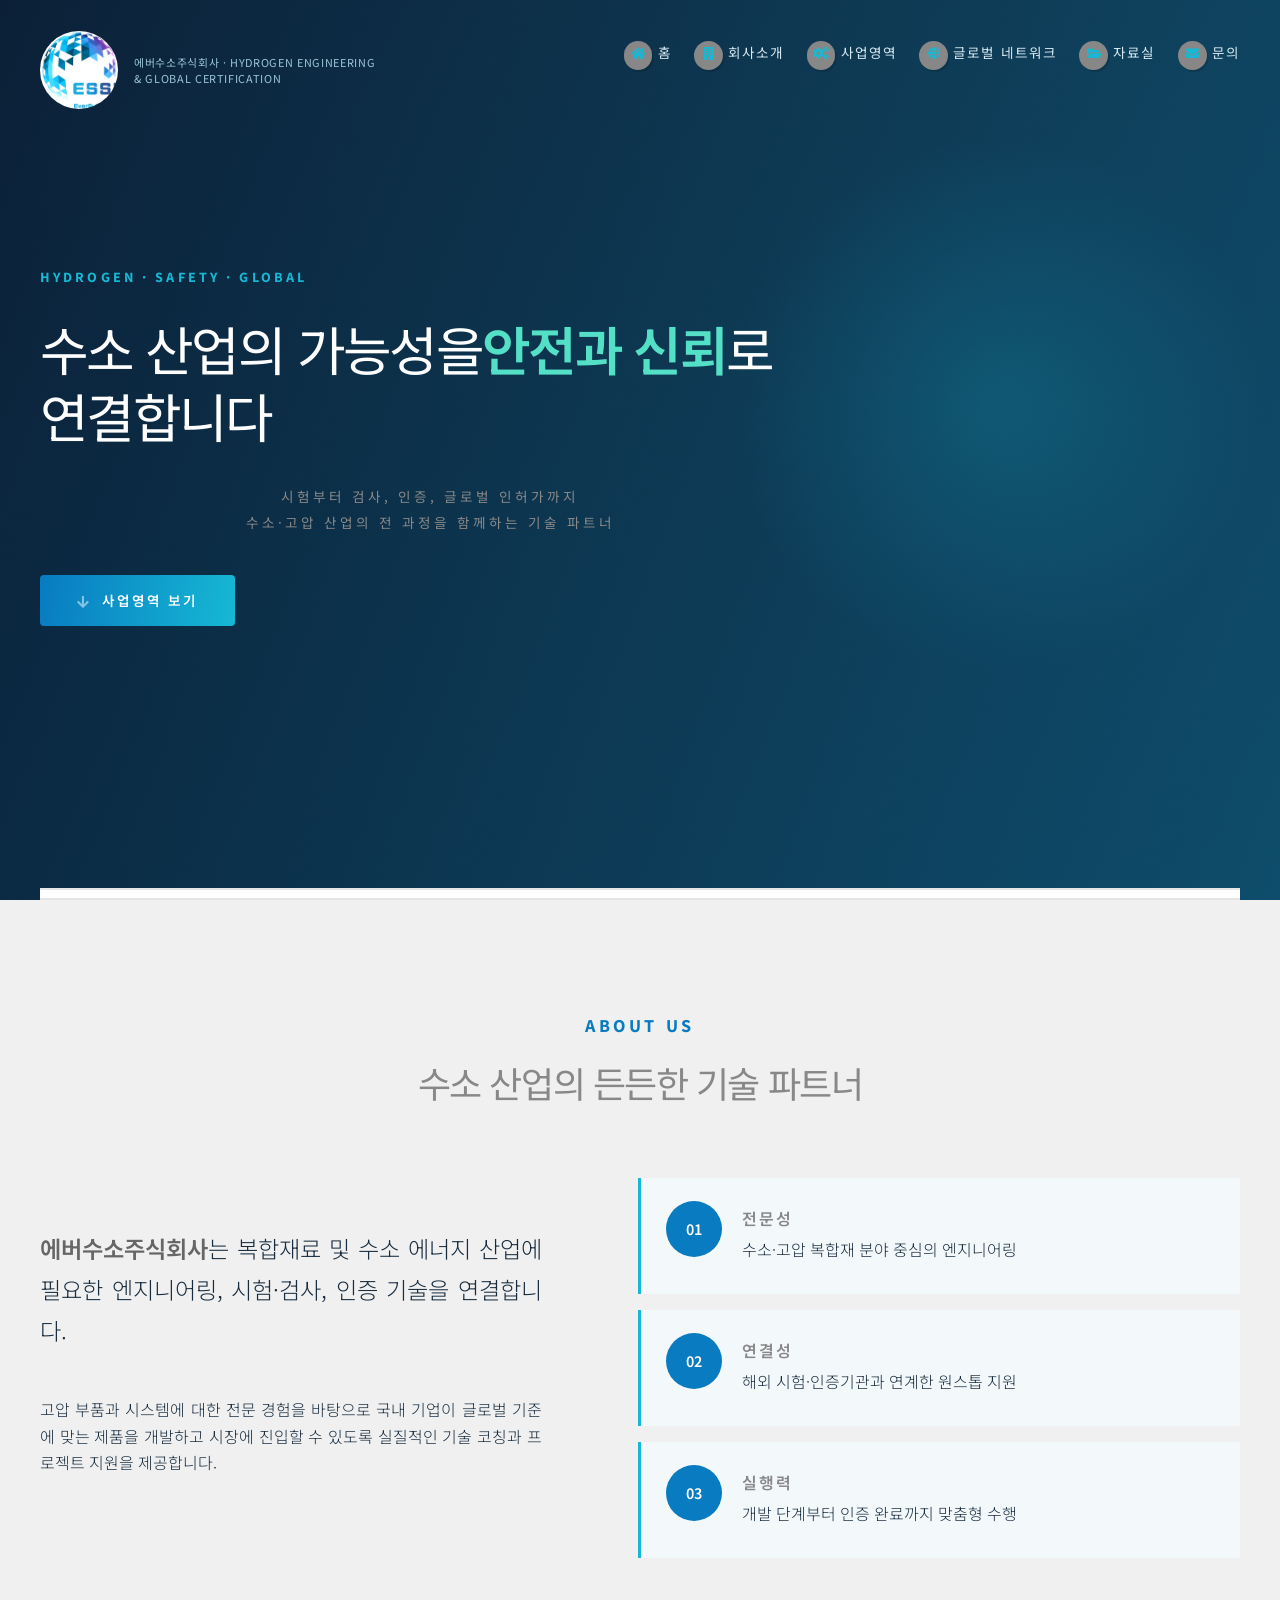
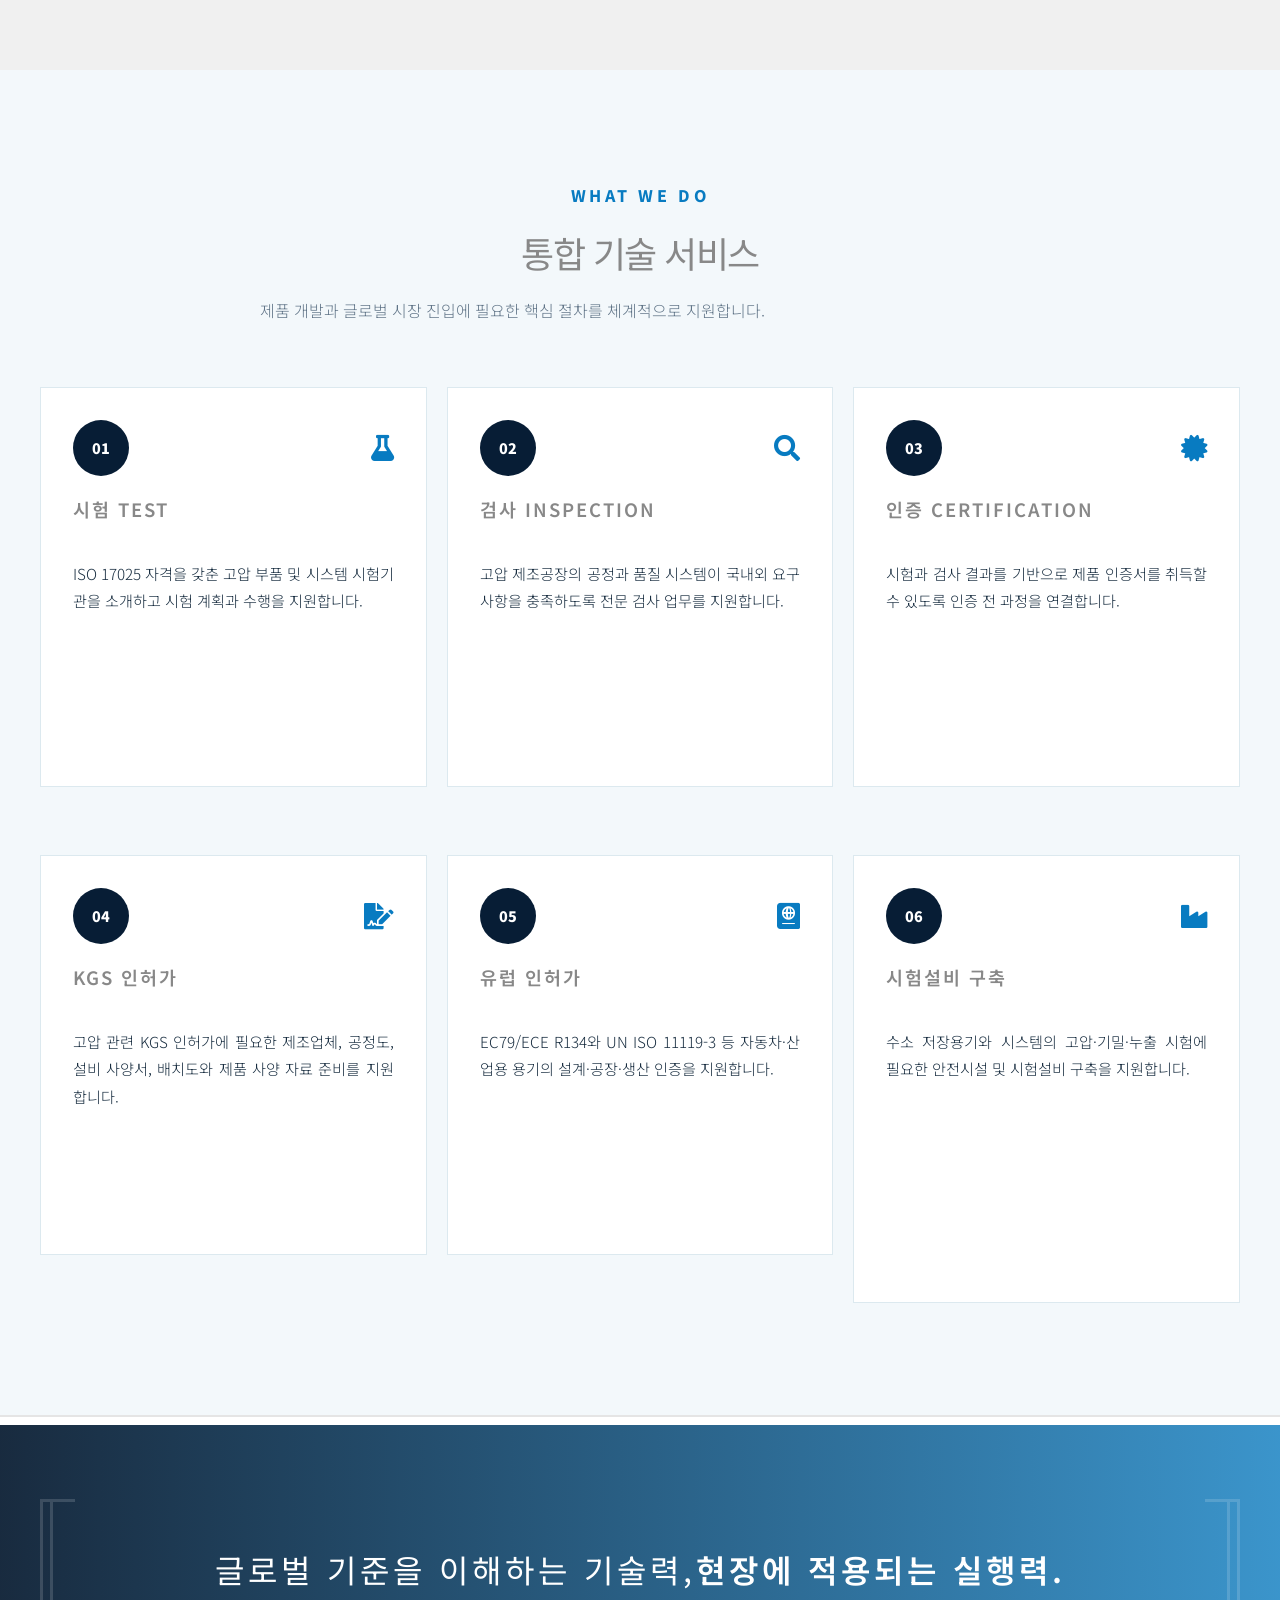
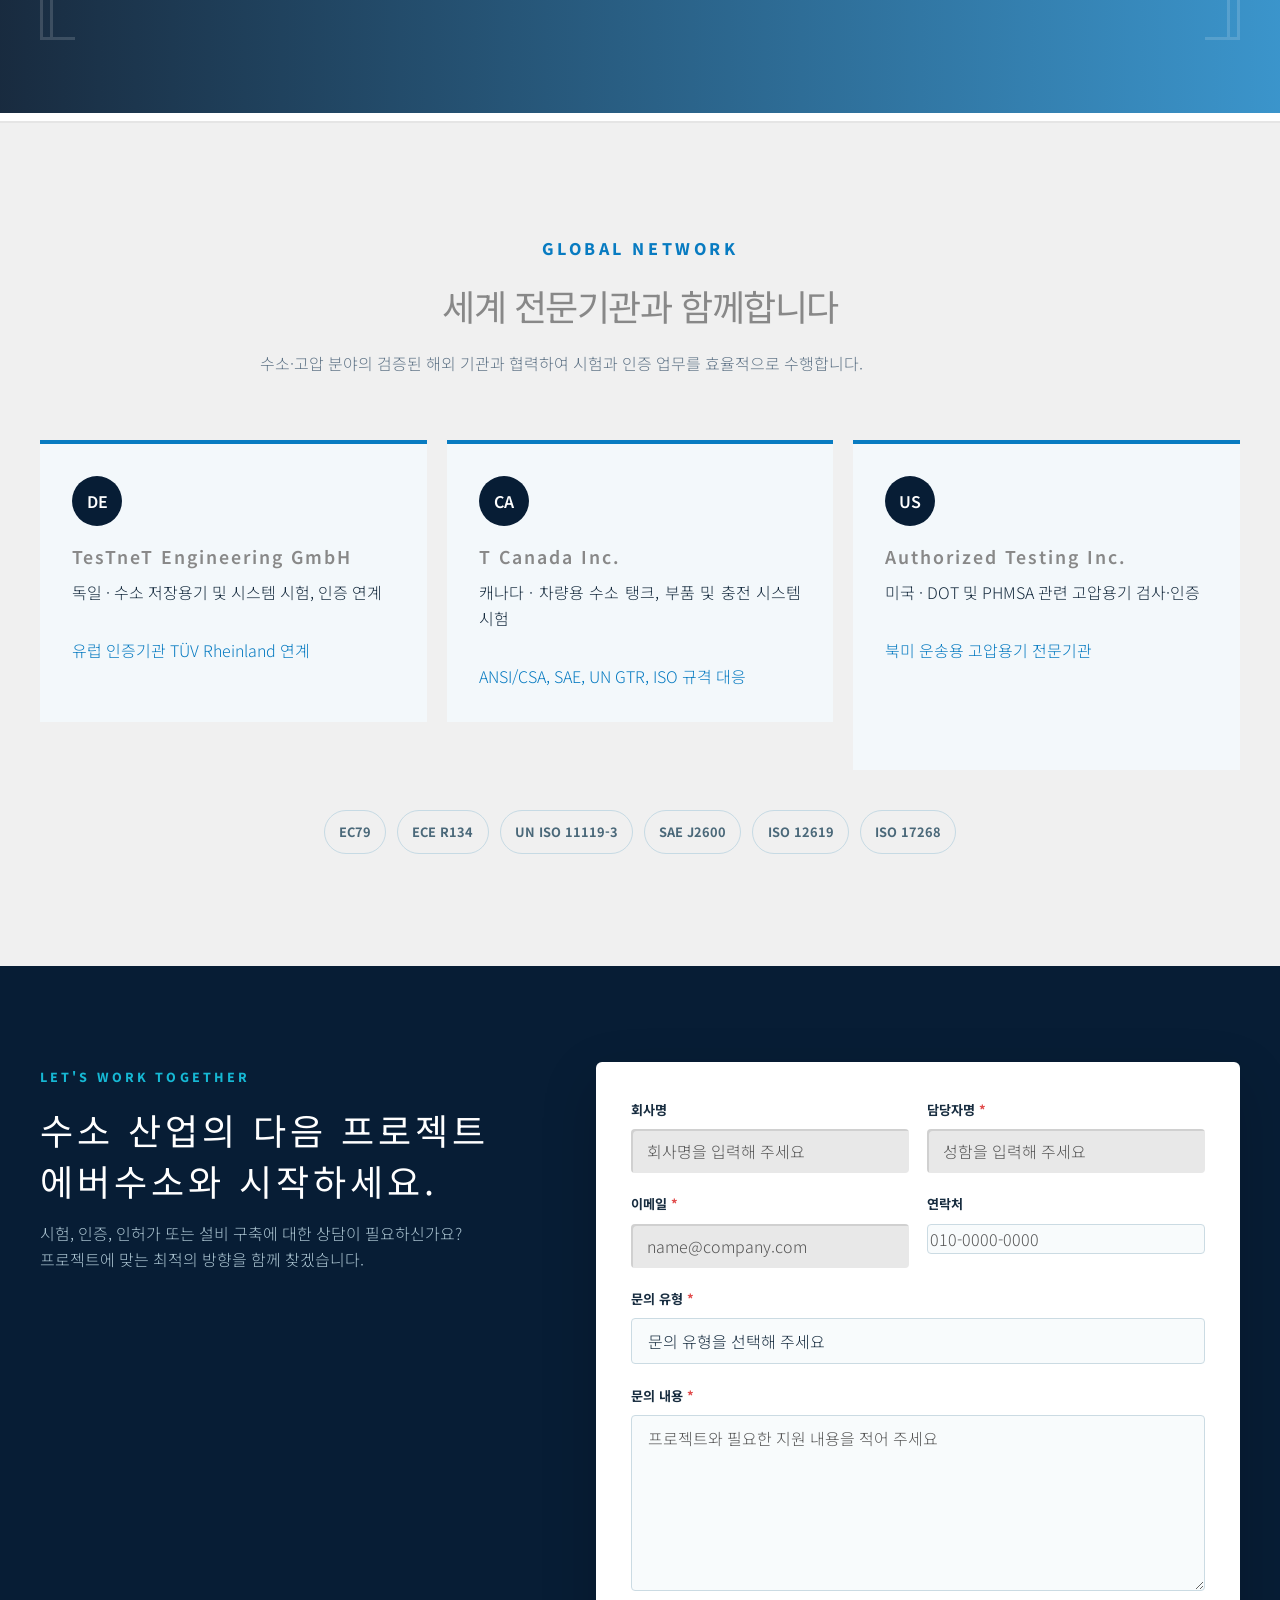
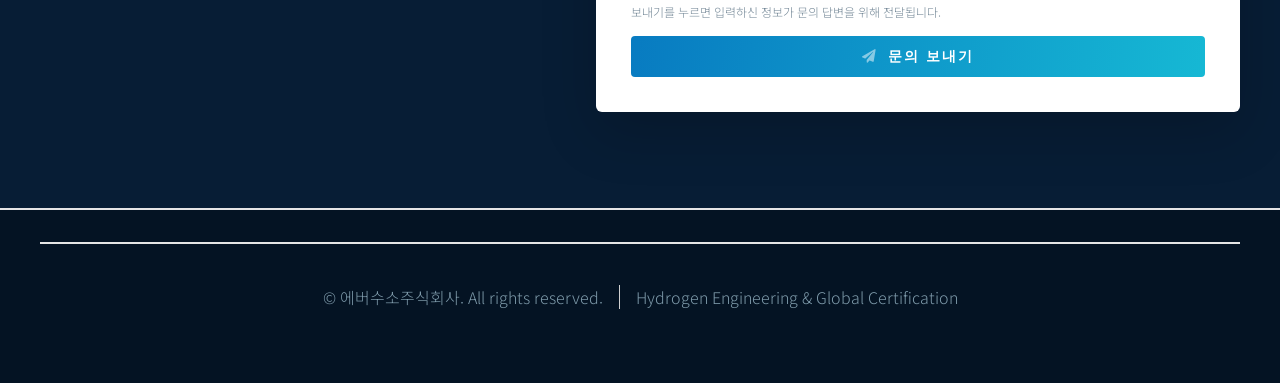
<file: index.html>
<!DOCTYPE HTML>
<html lang="ko">
	<head>
		<title>에버수소주식회사 | 수소 산업 엔지니어링 파트너</title>
		<meta charset="utf-8" />
		<meta name="viewport" content="width=device-width, initial-scale=1, user-scalable=no" />
		<meta name="description" content="에버수소주식회사는 수소 및 고압 복합재 산업의 시험, 검사, 인증과 글로벌 인허가를 지원합니다." />
		<link rel="stylesheet" href="assets/css/main.css" />
		<link rel="stylesheet" href="assets/css/company.css" />
		<link rel="stylesheet" href="assets/css/contact.css" />
		<link rel="stylesheet" href="assets/css/logo.css" />
		<link rel="stylesheet" href="assets/css/alignment.css" />
	</head>
	<body class="homepage is-preload">
		<div id="page-wrapper">
			<section id="header">
				<div class="container">
					<div class="header-bar">
						<h1 id="logo"><a href="#header" aria-label="ESSI 에버수소 홈"><img src="images/essi-logo.jpg" alt="ESSI EverSuso Inc." /></a></h1>
						<p class="company-tagline">에버수소주식회사 · Hydrogen Engineering &amp; Global Certification</p>
						<nav id="nav">
							<ul>
								<li><a class="icon solid fa-home" href="#header"><span>홈</span></a></li>
								<li><a class="icon solid fa-building" href="#about"><span>회사소개</span></a></li>
								<li><a class="icon solid fa-cogs" href="#services"><span>사업영역</span></a></li>
								<li><a class="icon solid fa-globe" href="#partners"><span>글로벌 네트워크</span></a></li>
								<li><a class="icon solid fa-folder-open" href="board.html"><span>자료실</span></a></li>
								<li><a class="icon solid fa-envelope" href="#contact"><span>문의</span></a></li>
							</ul>
						</nav>
					</div>
					<div class="hero-copy">
						<span class="eyebrow">HYDROGEN · SAFETY · GLOBAL</span>
						<h2>수소 산업의 가능성을<br /><strong>안전과 신뢰</strong>로 연결합니다</h2>
						<p>시험부터 검사, 인증, 글로벌 인허가까지<br />수소·고압 산업의 전 과정을 함께하는 기술 파트너</p>
						<ul class="actions"><li><a href="#services" class="button icon solid fa-arrow-down">사업영역 보기</a></li></ul>
					</div>
				</div>
			</section>

			<section id="about" class="company-section">
				<div class="container">
					<header class="section-title"><span>ABOUT US</span><h2>수소 산업의 든든한 기술 파트너</h2></header>
					<div class="about-grid">
						<div><p class="lead"><strong>에버수소주식회사</strong>는 복합재료 및 수소 에너지 산업에 필요한 엔지니어링, 시험·검사, 인증 기술을 연결합니다.</p><p>고압 부품과 시스템에 대한 전문 경험을 바탕으로 국내 기업이 글로벌 기준에 맞는 제품을 개발하고 시장에 진입할 수 있도록 실질적인 기술 코칭과 프로젝트 지원을 제공합니다.</p></div>
						<div class="value-list">
							<div><strong>01</strong><h3>전문성</h3><p>수소·고압 복합재 분야 중심의 엔지니어링</p></div>
							<div><strong>02</strong><h3>연결성</h3><p>해외 시험·인증기관과 연계한 원스톱 지원</p></div>
							<div><strong>03</strong><h3>실행력</h3><p>개발 단계부터 인증 완료까지 맞춤형 수행</p></div>
						</div>
					</div>
				</div>
			</section>

			<section id="services" class="company-section alt">
				<div class="container">
					<header class="section-title"><span>WHAT WE DO</span><h2>통합 기술 서비스</h2><p>제품 개발과 글로벌 시장 진입에 필요한 핵심 절차를 체계적으로 지원합니다.</p></header>
					<div class="service-grid">
						<article><i class="icon solid fa-flask"></i><span>01</span><h3>시험 TEST</h3><p>ISO 17025 자격을 갖춘 고압 부품 및 시스템 시험기관을 소개하고 시험 계획과 수행을 지원합니다.</p></article>
						<article><i class="icon solid fa-search"></i><span>02</span><h3>검사 INSPECTION</h3><p>고압 제조공장의 공정과 품질 시스템이 국내외 요구사항을 충족하도록 전문 검사 업무를 지원합니다.</p></article>
						<article><i class="icon solid fa-certificate"></i><span>03</span><h3>인증 CERTIFICATION</h3><p>시험과 검사 결과를 기반으로 제품 인증서를 취득할 수 있도록 인증 전 과정을 연결합니다.</p></article>
						<article><i class="icon solid fa-file-signature"></i><span>04</span><h3>KGS 인허가</h3><p>고압 관련 KGS 인허가에 필요한 제조업체, 공정도, 설비 사양서, 배치도와 제품 사양 자료 준비를 지원합니다.</p></article>
						<article><i class="icon solid fa-passport"></i><span>05</span><h3>유럽 인허가</h3><p>EC79/ECE R134와 UN ISO 11119-3 등 자동차·산업용 용기의 설계·공장·생산 인증을 지원합니다.</p></article>
						<article><i class="icon solid fa-industry"></i><span>06</span><h3>시험설비 구축</h3><p>수소 저장용기와 시스템의 고압·기밀·누출 시험에 필요한 안전시설 및 시험설비 구축을 지원합니다.</p></article>
					</div>
				</div>
			</section>

			<section id="banner"><div class="container"><p>글로벌 기준을 이해하는 기술력,<br /><strong>현장에 적용되는 실행력.</strong></p></div></section>

			<section id="partners" class="company-section">
				<div class="container">
					<header class="section-title"><span>GLOBAL NETWORK</span><h2>세계 전문기관과 함께합니다</h2><p>수소·고압 분야의 검증된 해외 기관과 협력하여 시험과 인증 업무를 효율적으로 수행합니다.</p></header>
					<div class="partner-grid">
						<article><b>DE</b><h3>TesTneT Engineering GmbH</h3><p>독일 · 수소 저장용기 및 시스템 시험, 인증 연계</p><small>유럽 인증기관 TÜV Rheinland 연계</small></article>
						<article><b>CA</b><h3>T Canada Inc.</h3><p>캐나다 · 차량용 수소 탱크, 부품 및 충전 시스템 시험</p><small>ANSI/CSA, SAE, UN GTR, ISO 규격 대응</small></article>
						<article><b>US</b><h3>Authorized Testing Inc.</h3><p>미국 · DOT 및 PHMSA 관련 고압용기 검사·인증</p><small>북미 운송용 고압용기 전문기관</small></article>
					</div>
					<div class="standards"><span>EC79</span><span>ECE R134</span><span>UN ISO 11119-3</span><span>SAE J2600</span><span>ISO 12619</span><span>ISO 17268</span></div>
				</div>
			</section>

			<section id="contact">
				<div class="container contact-box">
					<div class="contact-copy"><span class="eyebrow">LET'S WORK TOGETHER</span><h2>수소 산업의 다음 프로젝트<br />에버수소와 시작하세요.</h2><p>시험, 인증, 인허가 또는 설비 구축에 대한 상담이 필요하신가요?<br />프로젝트에 맞는 최적의 방향을 함께 찾겠습니다.</p></div>
					<form class="contact-form" action="https://formspree.io/f/xdendnne" method="POST">
						<input type="hidden" name="_subject" value="에버수소 홈페이지 신규 문의" />
						<div class="form-grid">
							<div class="field"><label for="contact-company">회사명</label><input id="contact-company" type="text" name="company" autocomplete="organization" placeholder="회사명을 입력해 주세요" /></div>
							<div class="field"><label for="contact-name">담당자명 <span>*</span></label><input id="contact-name" type="text" name="name" autocomplete="name" placeholder="성함을 입력해 주세요" required /></div>
							<div class="field"><label for="contact-email">이메일 <span>*</span></label><input id="contact-email" type="email" name="email" autocomplete="email" placeholder="name@company.com" required /></div>
							<div class="field"><label for="contact-phone">연락처</label><input id="contact-phone" type="tel" name="phone" autocomplete="tel" placeholder="010-0000-0000" /></div>
							<div class="field full"><label for="contact-topic">문의 유형 <span>*</span></label><select id="contact-topic" name="topic" required><option value="" selected disabled>문의 유형을 선택해 주세요</option><option>시험·검사</option><option>인증</option><option>KGS 인허가</option><option>유럽·해외 인허가</option><option>시험설비 구축</option><option>기타</option></select></div>
							<div class="field full"><label for="contact-message">문의 내용 <span>*</span></label><textarea id="contact-message" name="message" rows="6" placeholder="프로젝트와 필요한 지원 내용을 적어 주세요" required></textarea></div>
						</div>
						<input type="text" name="_gotcha" class="form-trap" tabindex="-1" autocomplete="off" aria-hidden="true" />
						<p class="form-note">보내기를 누르면 입력하신 정보가 문의 답변을 위해 전달됩니다.</p>
						<button type="submit" class="button icon solid fa-paper-plane">문의 보내기</button>
					</form>
				</div>
			</section>

			<section id="footer"><div id="copyright" class="container"><ul class="links"><li>&copy; 에버수소주식회사. All rights reserved.</li><li>Hydrogen Engineering &amp; Global Certification</li></ul></div></section>
		</div>
		<script src="assets/js/jquery.min.js"></script><script src="assets/js/jquery.dropotron.min.js"></script><script src="assets/js/browser.min.js"></script><script src="assets/js/breakpoints.min.js"></script><script src="assets/js/util.js"></script><script src="assets/js/main.js"></script>
	</body>
</html>
</file>
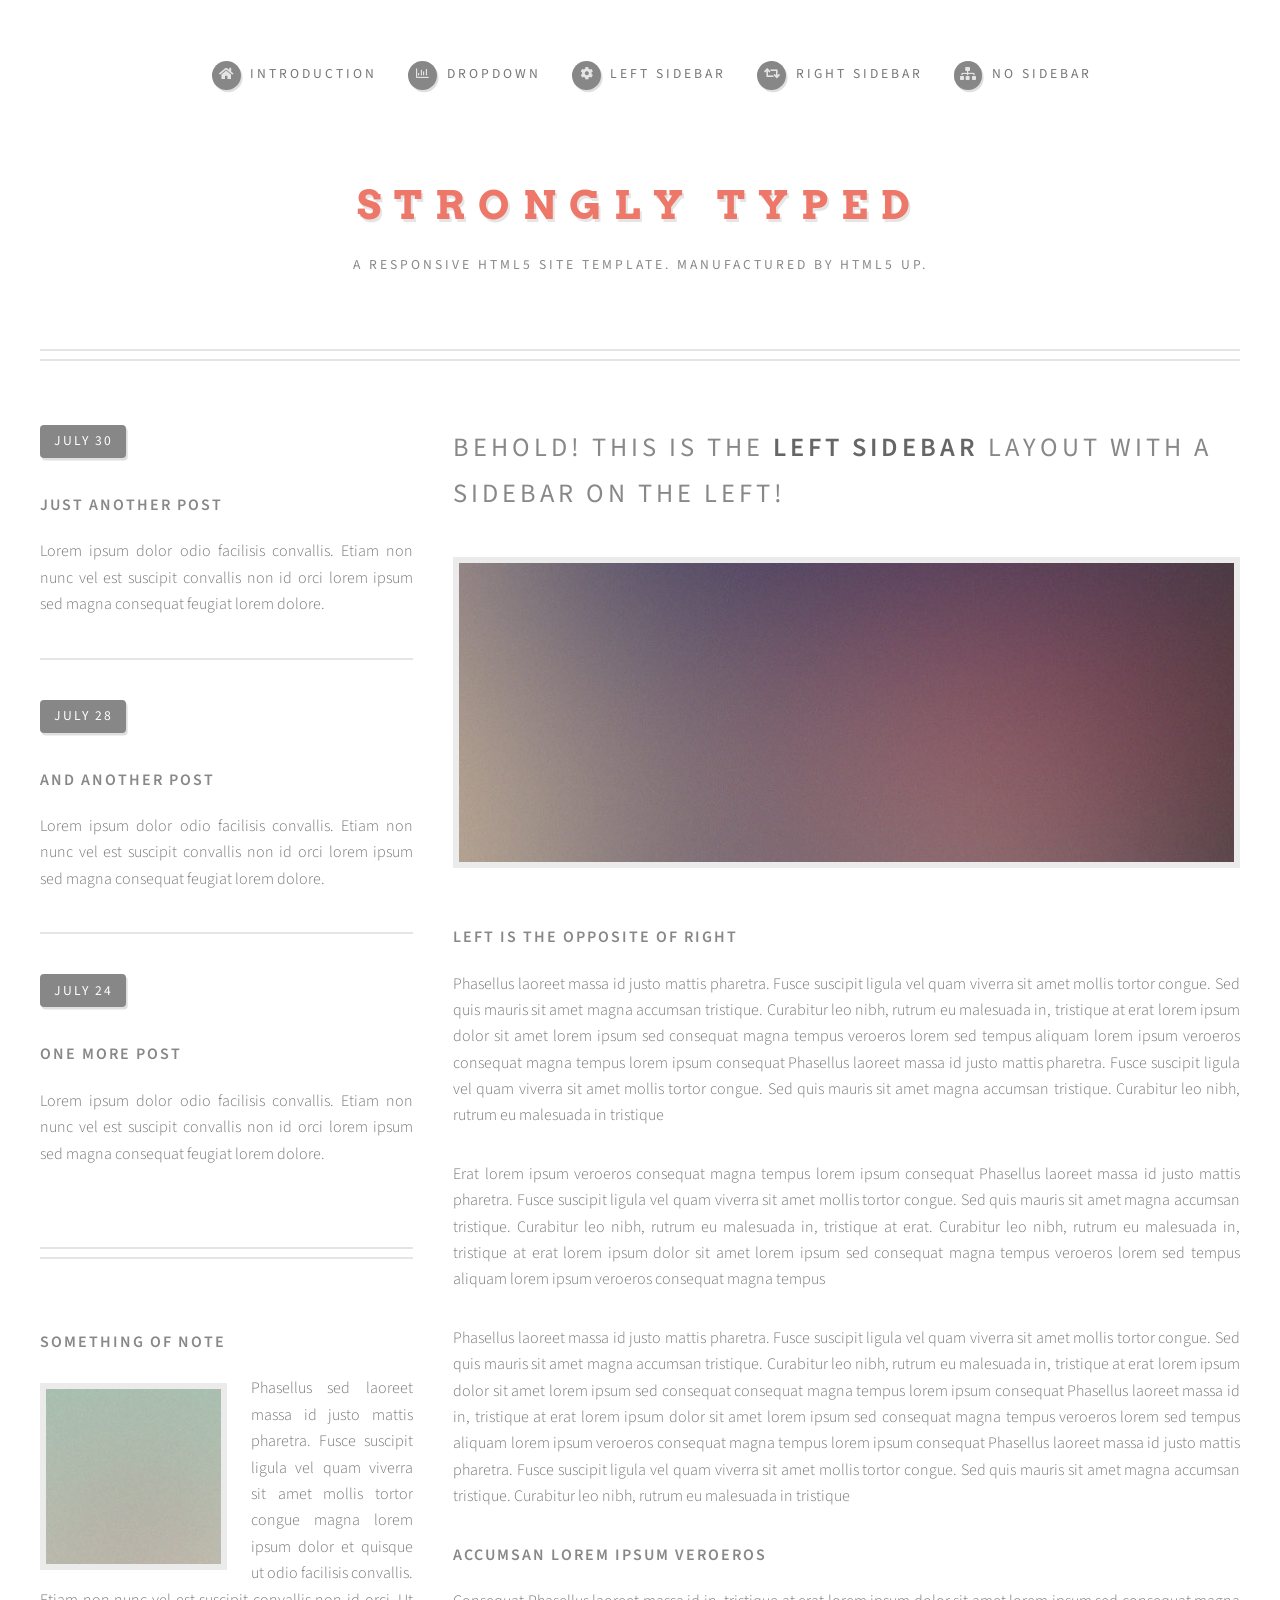
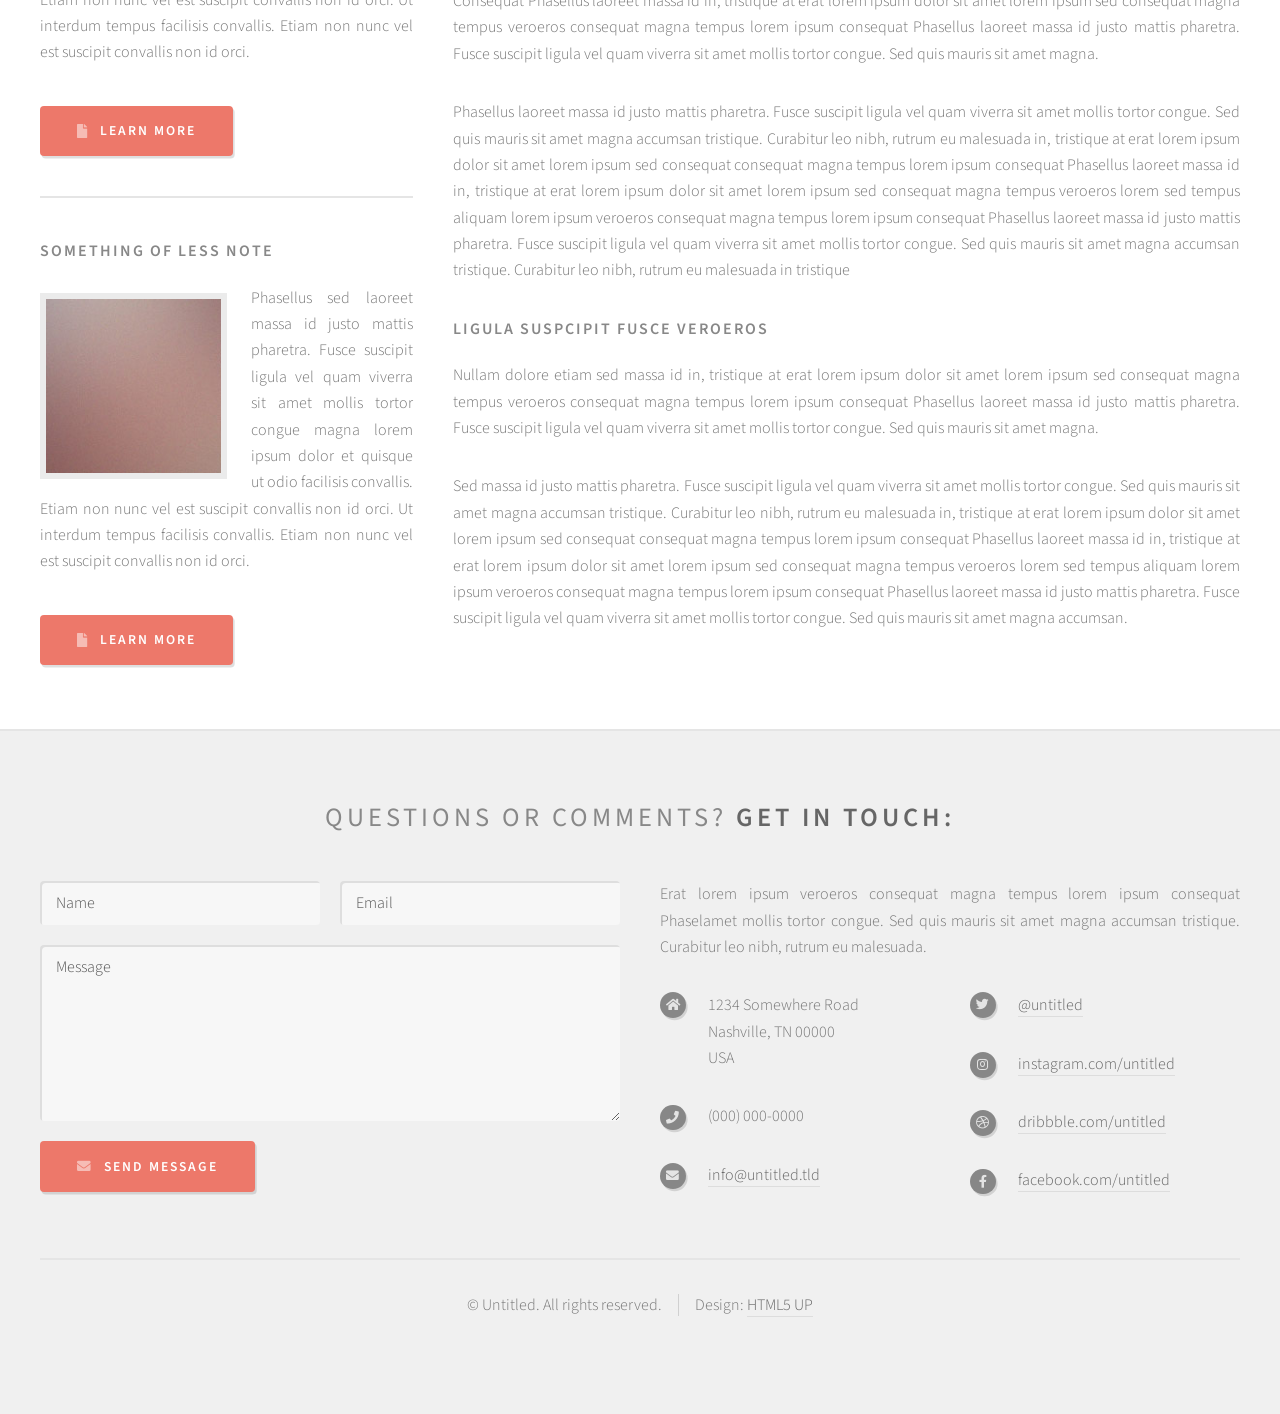
<file: left-sidebar.html>
<!DOCTYPE HTML>
<!--
	Strongly Typed by HTML5 UP
	html5up.net | @ajlkn
	Free for personal and commercial use under the CCA 3.0 license (html5up.net/license)
-->
<html>
	<head>
		<title>Left Sidebar - Strongly Typed by HTML5 UP</title>
		<meta charset="utf-8" />
		<meta name="viewport" content="width=device-width, initial-scale=1, user-scalable=no" />
		<link rel="stylesheet" href="assets/css/main.css" />
	</head>
	<body class="left-sidebar is-preload">
		<div id="page-wrapper">

			<!-- Header -->
				<section id="header">
					<div class="container">

						<!-- Logo -->
							<h1 id="logo"><a href="index.html">Strongly Typed</a></h1>
							<p>A responsive HTML5 site template. Manufactured by HTML5 UP.</p>

						<!-- Nav -->
							<nav id="nav">
								<ul>
									<li><a class="icon solid fa-home" href="index.html"><span>Introduction</span></a></li>
									<li>
										<a href="#" class="icon fa-chart-bar"><span>Dropdown</span></a>
										<ul>
											<li><a href="#">Lorem ipsum dolor</a></li>
											<li><a href="#">Magna phasellus</a></li>
											<li><a href="#">Etiam dolore nisl</a></li>
											<li>
												<a href="#">Phasellus consequat</a>
												<ul>
													<li><a href="#">Magna phasellus</a></li>
													<li><a href="#">Etiam dolore nisl</a></li>
													<li><a href="#">Phasellus consequat</a></li>
												</ul>
											</li>
											<li><a href="#">Veroeros feugiat</a></li>
										</ul>
									</li>
									<li><a class="icon solid fa-cog" href="left-sidebar.html"><span>Left Sidebar</span></a></li>
									<li><a class="icon solid fa-retweet" href="right-sidebar.html"><span>Right Sidebar</span></a></li>
									<li><a class="icon solid fa-sitemap" href="no-sidebar.html"><span>No Sidebar</span></a></li>
								</ul>
							</nav>

					</div>
				</section>

			<!-- Main -->
				<section id="main">
					<div class="container">
						<div class="row">

							<!-- Sidebar -->
								<div id="sidebar" class="col-4 col-12-medium">

									<!-- Excerpts -->
										<section>
											<ul class="divided">
												<li>

													<!-- Excerpt -->
														<article class="box excerpt">
															<header>
																<span class="date">July 30</span>
																<h3><a href="#">Just another post</a></h3>
															</header>
															<p>Lorem ipsum dolor odio facilisis convallis. Etiam non nunc vel est
															suscipit convallis non id orci lorem ipsum sed magna consequat feugiat lorem dolore.</p>
														</article>

												</li>
												<li>

													<!-- Excerpt -->
														<article class="box excerpt">
															<header>
																<span class="date">July 28</span>
																<h3><a href="#">And another post</a></h3>
															</header>
															<p>Lorem ipsum dolor odio facilisis convallis. Etiam non nunc vel est
															suscipit convallis non id orci lorem ipsum sed magna consequat feugiat lorem dolore.</p>
														</article>

												</li>
												<li>

													<!-- Excerpt -->
														<article class="box excerpt">
															<header>
																<span class="date">July 24</span>
																<h3><a href="#">One more post</a></h3>
															</header>
															<p>Lorem ipsum dolor odio facilisis convallis. Etiam non nunc vel est
															suscipit convallis non id orci lorem ipsum sed magna consequat feugiat lorem dolore.</p>
														</article>

												</li>
											</ul>
										</section>

									<!-- Highlights -->
										<section>
											<ul class="divided">
												<li>

													<!-- Highlight -->
														<article class="box highlight">
															<header>
																<h3><a href="#">Something of note</a></h3>
															</header>
															<a href="#" class="image left"><img src="images/pic06.jpg" alt="" /></a>
															<p>Phasellus sed laoreet massa id justo mattis pharetra. Fusce suscipit ligula vel quam
															viverra sit amet mollis tortor congue magna lorem ipsum dolor et quisque ut odio facilisis
															convallis. Etiam non nunc vel est suscipit convallis non id orci. Ut interdum tempus
															facilisis convallis. Etiam non nunc vel est suscipit convallis non id orci.</p>
															<ul class="actions">
																<li><a href="#" class="button icon solid fa-file">Learn More</a></li>
															</ul>
														</article>

												</li>
												<li>

													<!-- Highlight -->
														<article class="box highlight">
															<header>
																<h3><a href="#">Something of less note</a></h3>
															</header>
															<a href="#" class="image left"><img src="images/pic07.jpg" alt="" /></a>
															<p>Phasellus sed laoreet massa id justo mattis pharetra. Fusce suscipit ligula vel quam
															viverra sit amet mollis tortor congue magna lorem ipsum dolor et quisque ut odio facilisis
															convallis. Etiam non nunc vel est suscipit convallis non id orci. Ut interdum tempus
															facilisis convallis. Etiam non nunc vel est suscipit convallis non id orci.</p>
															<ul class="actions">
																<li><a href="#" class="button icon solid fa-file">Learn More</a></li>
															</ul>
														</article>

												</li>
											</ul>
										</section>

								</div>

							<!-- Content -->
								<div id="content" class="col-8 col-12-medium imp-medium">

									<!-- Post -->
										<article class="box post">
											<header>
												<h2>Behold! This is the <strong>left sidebar</strong> layout<br />
												with a sidebar on the left!</h2>
											</header>
											<span class="image featured"><img src="images/pic04.jpg" alt="" /></span>
											<h3>Left is the opposite of right</h3>
											<p>Phasellus laoreet massa id justo mattis pharetra. Fusce suscipit
											ligula vel quam viverra sit amet mollis tortor congue. Sed quis mauris
											sit amet magna accumsan tristique. Curabitur leo nibh, rutrum eu malesuada
											in, tristique at erat lorem ipsum dolor sit amet lorem ipsum sed consequat
											magna tempus veroeros lorem sed tempus aliquam lorem ipsum veroeros
											consequat magna tempus lorem ipsum consequat Phasellus laoreet massa id
											justo mattis pharetra. Fusce suscipit ligula vel quam viverra sit amet
											mollis tortor congue. Sed quis mauris sit amet magna accumsan tristique.
											Curabitur leo nibh, rutrum eu malesuada in tristique</p>
											<p>Erat lorem ipsum veroeros consequat magna tempus lorem ipsum consequat
											Phasellus laoreet massa id justo mattis pharetra. Fusce suscipit ligula
											vel quam viverra sit amet mollis tortor congue. Sed quis mauris sit amet
											magna accumsan tristique. Curabitur leo nibh, rutrum eu malesuada in,
											tristique at erat. Curabitur leo nibh, rutrum eu malesuada in, tristique
											at erat lorem ipsum dolor sit amet lorem ipsum sed consequat magna
											tempus veroeros lorem sed tempus aliquam lorem ipsum veroeros consequat
											magna tempus</p>
											<p>Phasellus laoreet massa id justo mattis pharetra. Fusce suscipit
											ligula vel quam viverra sit amet mollis tortor congue. Sed quis mauris
											sit amet magna accumsan tristique. Curabitur leo nibh, rutrum eu malesuada
											in, tristique at erat lorem ipsum dolor sit amet lorem ipsum sed consequat
											consequat magna tempus lorem ipsum consequat Phasellus laoreet massa id
											in, tristique at erat lorem ipsum dolor sit amet lorem ipsum sed consequat
											magna tempus veroeros lorem sed tempus aliquam lorem ipsum veroeros
											consequat magna tempus lorem ipsum consequat Phasellus laoreet massa id
											justo mattis pharetra. Fusce suscipit ligula vel quam viverra sit amet
											mollis tortor congue. Sed quis mauris sit amet magna accumsan tristique.
											Curabitur leo nibh, rutrum eu malesuada in tristique</p>
											<h3>Accumsan lorem ipsum veroeros</h3>
											<p>Consequat Phasellus laoreet massa id in, tristique at erat lorem
											ipsum dolor sit amet lorem ipsum sed consequat magna tempus veroeros
											consequat magna tempus lorem ipsum consequat Phasellus laoreet massa id
											justo mattis pharetra. Fusce suscipit ligula vel quam viverra sit amet
											mollis tortor congue. Sed quis mauris sit amet magna.</p>
											<p>Phasellus laoreet massa id justo mattis pharetra. Fusce suscipit
											ligula vel quam viverra sit amet mollis tortor congue. Sed quis mauris
											sit amet magna accumsan tristique. Curabitur leo nibh, rutrum eu malesuada
											in, tristique at erat lorem ipsum dolor sit amet lorem ipsum sed consequat
											consequat magna tempus lorem ipsum consequat Phasellus laoreet massa id
											in, tristique at erat lorem ipsum dolor sit amet lorem ipsum sed consequat
											magna tempus veroeros lorem sed tempus aliquam lorem ipsum veroeros
											consequat magna tempus lorem ipsum consequat Phasellus laoreet massa id
											justo mattis pharetra. Fusce suscipit ligula vel quam viverra sit amet
											mollis tortor congue. Sed quis mauris sit amet magna accumsan tristique.
											Curabitur leo nibh, rutrum eu malesuada in tristique</p>
											<h3>Ligula suspcipit fusce veroeros</h3>
											<p>Nullam dolore etiam sed massa id in, tristique at erat lorem
											ipsum dolor sit amet lorem ipsum sed consequat magna tempus veroeros
											consequat magna tempus lorem ipsum consequat Phasellus laoreet massa id
											justo mattis pharetra. Fusce suscipit ligula vel quam viverra sit amet
											mollis tortor congue. Sed quis mauris sit amet magna.</p>
											<p>Sed massa id justo mattis pharetra. Fusce suscipit
											ligula vel quam viverra sit amet mollis tortor congue. Sed quis mauris
											sit amet magna accumsan tristique. Curabitur leo nibh, rutrum eu malesuada
											in, tristique at erat lorem ipsum dolor sit amet lorem ipsum sed consequat
											consequat magna tempus lorem ipsum consequat Phasellus laoreet massa id
											in, tristique at erat lorem ipsum dolor sit amet lorem ipsum sed consequat
											magna tempus veroeros lorem sed tempus aliquam lorem ipsum veroeros
											consequat magna tempus lorem ipsum consequat Phasellus laoreet massa id
											justo mattis pharetra. Fusce suscipit ligula vel quam viverra sit amet
											mollis tortor congue. Sed quis mauris sit amet magna accumsan.</p>
										</article>

								</div>

						</div>
					</div>
				</section>

			<!-- Footer -->
				<section id="footer">
					<div class="container">
						<header>
							<h2>Questions or comments? <strong>Get in touch:</strong></h2>
						</header>
						<div class="row">
							<div class="col-6 col-12-medium">
								<section>
									<form method="post" action="#">
										<div class="row gtr-50">
											<div class="col-6 col-12-small">
												<input name="name" placeholder="Name" type="text" />
											</div>
											<div class="col-6 col-12-small">
												<input name="email" placeholder="Email" type="text" />
											</div>
											<div class="col-12">
												<textarea name="message" placeholder="Message"></textarea>
											</div>
											<div class="col-12">
												<a href="#" class="form-button-submit button icon solid fa-envelope">Send Message</a>
											</div>
										</div>
									</form>
								</section>
							</div>
							<div class="col-6 col-12-medium">
								<section>
									<p>Erat lorem ipsum veroeros consequat magna tempus lorem ipsum consequat Phaselamet
									mollis tortor congue. Sed quis mauris sit amet magna accumsan tristique. Curabitur
									leo nibh, rutrum eu malesuada.</p>
									<div class="row">
										<div class="col-6 col-12-small">
											<ul class="icons">
												<li class="icon solid fa-home">
													1234 Somewhere Road<br />
													Nashville, TN 00000<br />
													USA
												</li>
												<li class="icon solid fa-phone">
													(000) 000-0000
												</li>
												<li class="icon solid fa-envelope">
													<a href="#">info@untitled.tld</a>
												</li>
											</ul>
										</div>
										<div class="col-6 col-12-small">
											<ul class="icons">
												<li class="icon brands fa-twitter">
													<a href="#">@untitled</a>
												</li>
												<li class="icon brands fa-instagram">
													<a href="#">instagram.com/untitled</a>
												</li>
												<li class="icon brands fa-dribbble">
													<a href="#">dribbble.com/untitled</a>
												</li>
												<li class="icon brands fa-facebook-f">
													<a href="#">facebook.com/untitled</a>
												</li>
											</ul>
										</div>
									</div>
								</section>
							</div>
						</div>
					</div>
					<div id="copyright" class="container">
						<ul class="links">
							<li>&copy; Untitled. All rights reserved.</li><li>Design: <a href="http://html5up.net">HTML5 UP</a></li>
						</ul>
					</div>
				</section>

		</div>

		<!-- Scripts -->
			<script src="assets/js/jquery.min.js"></script>
			<script src="assets/js/jquery.dropotron.min.js"></script>
			<script src="assets/js/browser.min.js"></script>
			<script src="assets/js/breakpoints.min.js"></script>
			<script src="assets/js/util.js"></script>
			<script src="assets/js/main.js"></script>

	</body>
</html>
</file>
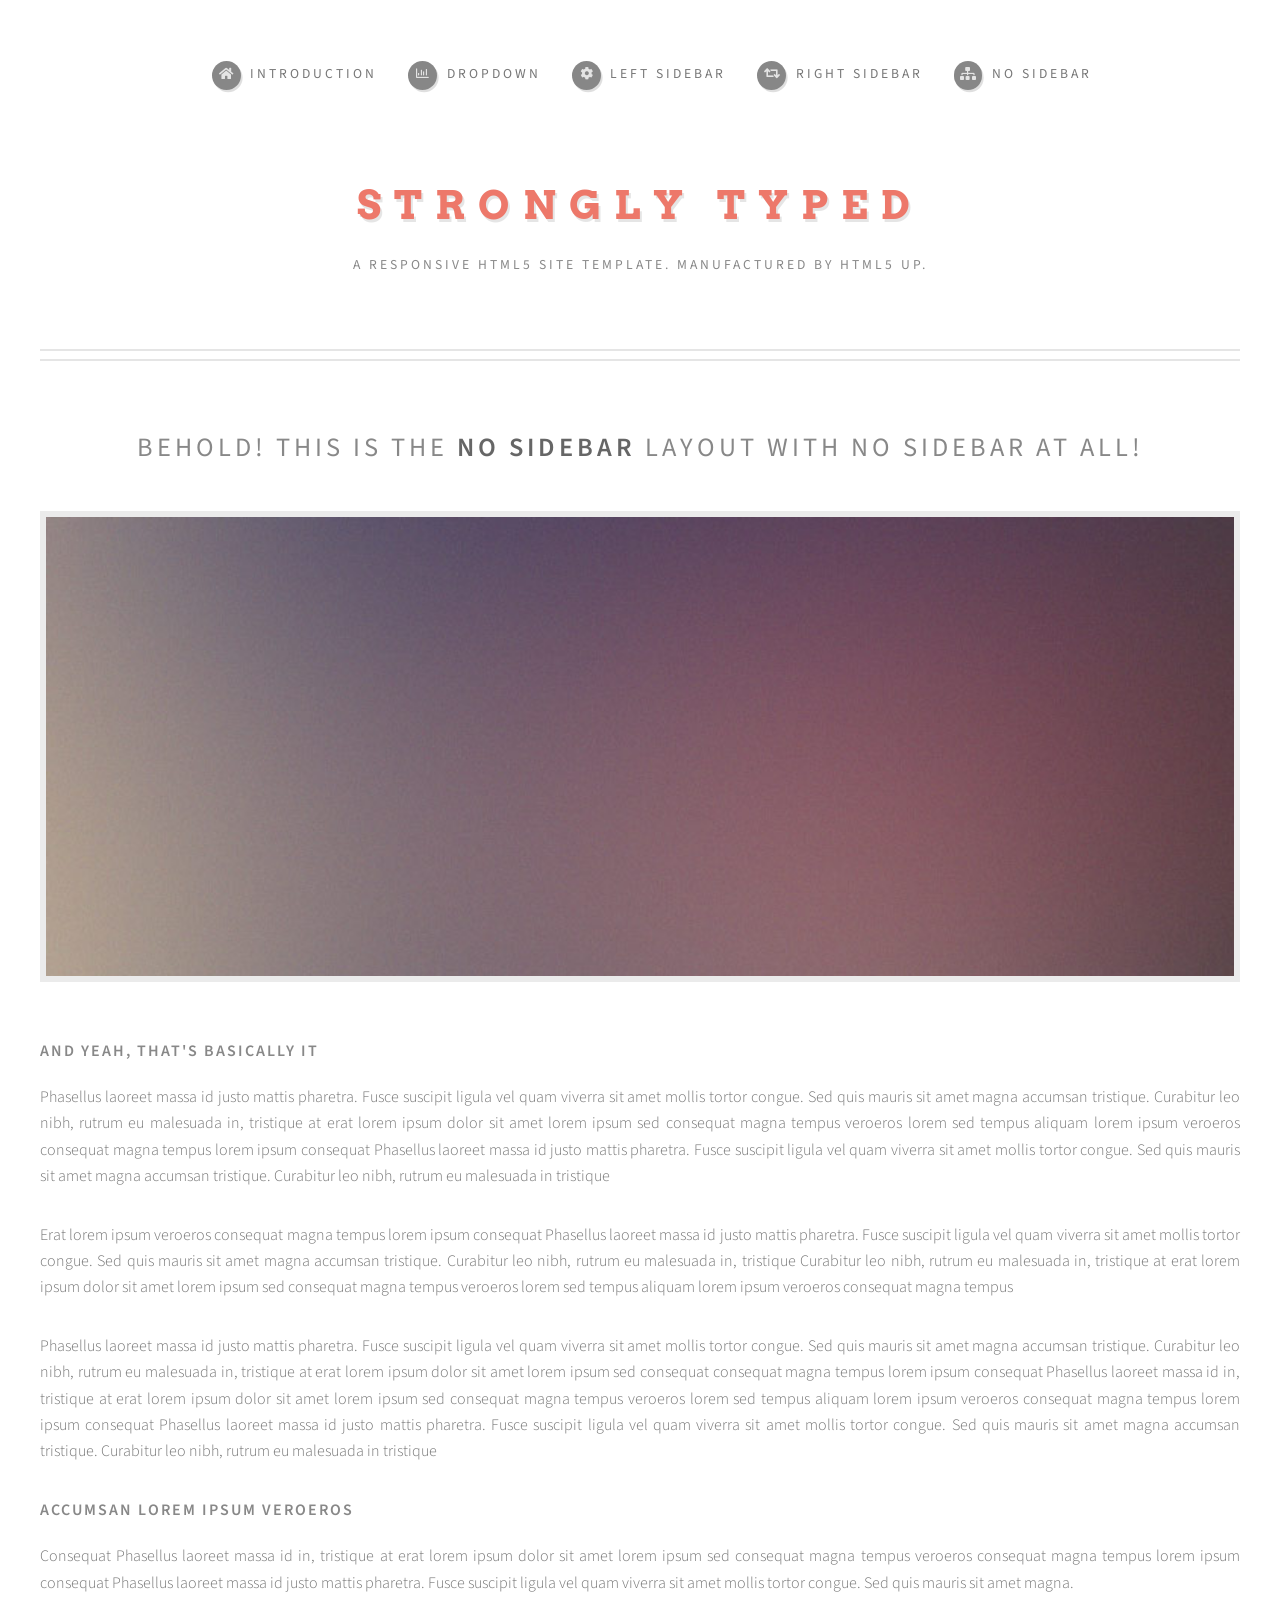
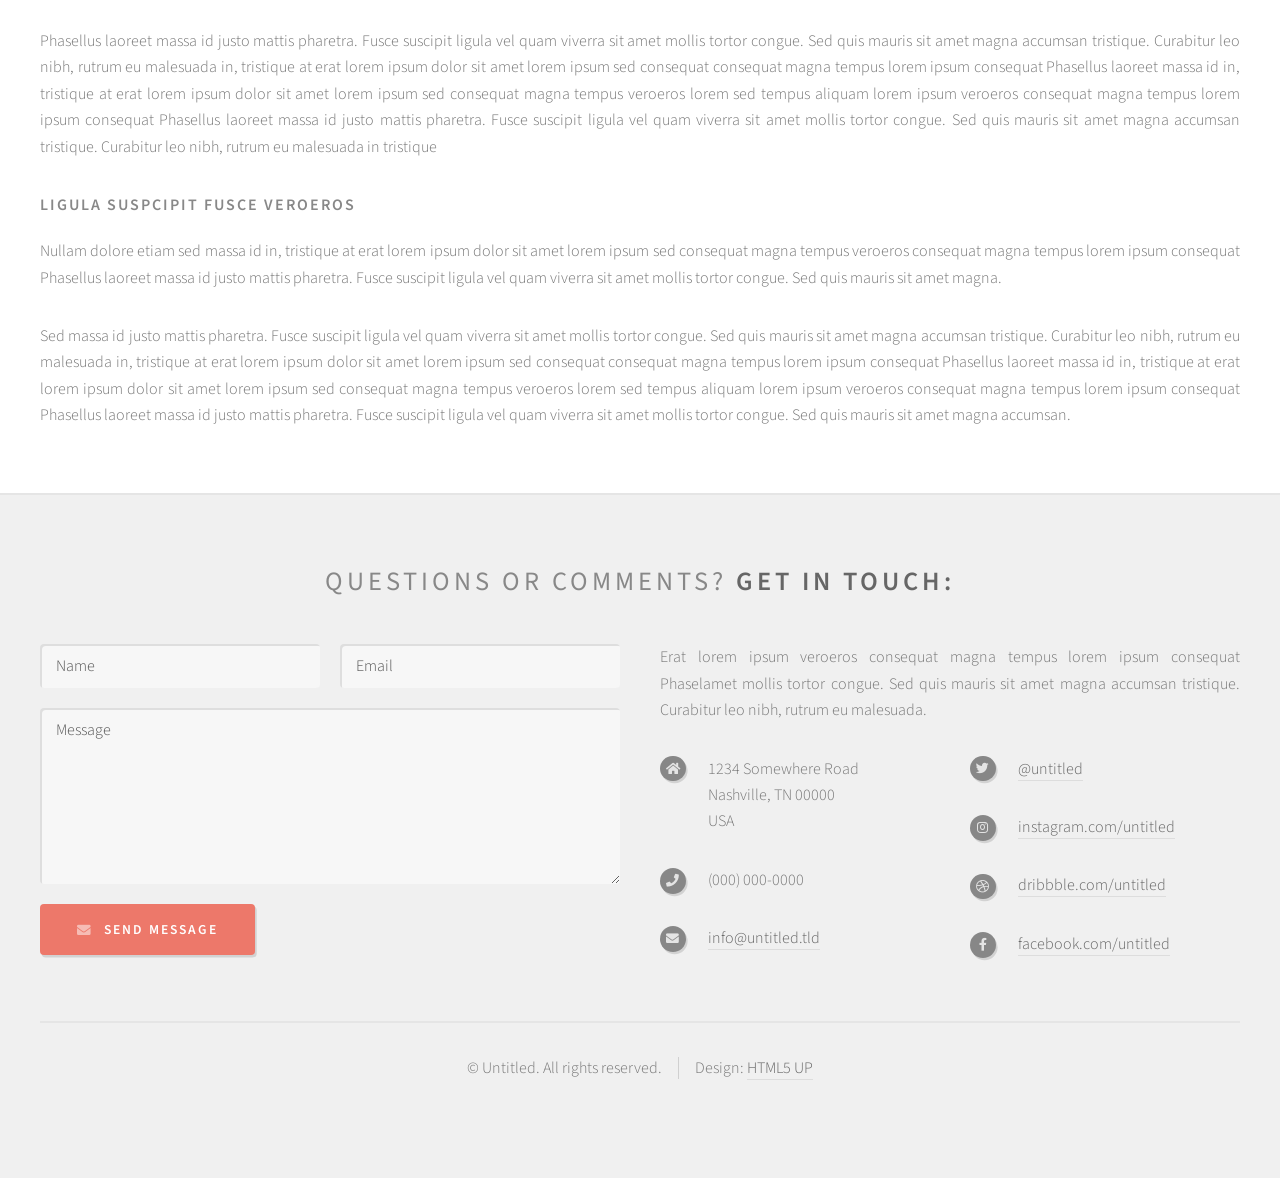
<file: no-sidebar.html>
<!DOCTYPE HTML>
<!--
	Strongly Typed by HTML5 UP
	html5up.net | @ajlkn
	Free for personal and commercial use under the CCA 3.0 license (html5up.net/license)
-->
<html>
	<head>
		<title>No Sidebar - Strongly Typed by HTML5 UP</title>
		<meta charset="utf-8" />
		<meta name="viewport" content="width=device-width, initial-scale=1, user-scalable=no" />
		<link rel="stylesheet" href="assets/css/main.css" />
	</head>
	<body class="no-sidebar is-preload">
		<div id="page-wrapper">

			<!-- Header -->
				<section id="header">
					<div class="container">

						<!-- Logo -->
							<h1 id="logo"><a href="index.html">Strongly Typed</a></h1>
							<p>A responsive HTML5 site template. Manufactured by HTML5 UP.</p>

						<!-- Nav -->
							<nav id="nav">
								<ul>
									<li><a class="icon solid fa-home" href="index.html"><span>Introduction</span></a></li>
									<li>
										<a href="#" class="icon fa-chart-bar"><span>Dropdown</span></a>
										<ul>
											<li><a href="#">Lorem ipsum dolor</a></li>
											<li><a href="#">Magna phasellus</a></li>
											<li><a href="#">Etiam dolore nisl</a></li>
											<li>
												<a href="#">Phasellus consequat</a>
												<ul>
													<li><a href="#">Magna phasellus</a></li>
													<li><a href="#">Etiam dolore nisl</a></li>
													<li><a href="#">Phasellus consequat</a></li>
												</ul>
											</li>
											<li><a href="#">Veroeros feugiat</a></li>
										</ul>
									</li>
									<li><a class="icon solid fa-cog" href="left-sidebar.html"><span>Left Sidebar</span></a></li>
									<li><a class="icon solid fa-retweet" href="right-sidebar.html"><span>Right Sidebar</span></a></li>
									<li><a class="icon solid fa-sitemap" href="no-sidebar.html"><span>No Sidebar</span></a></li>
								</ul>
							</nav>

					</div>
				</section>

			<!-- Main -->
				<section id="main">
					<div class="container">
						<div id="content">

							<!-- Post -->
								<article class="box post">
									<header>
										<h2>Behold! This is the <strong>no sidebar</strong> layout<br />
										with no sidebar at all!</h2>
									</header>
									<span class="image featured"><img src="images/pic04.jpg" alt="" /></span>
									<h3>And yeah, that's basically it</h3>
									<p>Phasellus laoreet massa id justo mattis pharetra. Fusce suscipit
									ligula vel quam viverra sit amet mollis tortor congue. Sed quis mauris
									sit amet magna accumsan tristique. Curabitur leo nibh, rutrum eu malesuada
									in, tristique at erat lorem ipsum dolor sit amet lorem ipsum sed consequat
									magna tempus veroeros lorem sed tempus aliquam lorem ipsum veroeros
									consequat magna tempus lorem ipsum consequat Phasellus laoreet massa id
									justo mattis pharetra. Fusce suscipit ligula vel quam viverra sit amet
									mollis tortor congue. Sed quis mauris sit amet magna accumsan tristique.
									Curabitur leo nibh, rutrum eu malesuada in tristique</p>
									<p>Erat lorem ipsum veroeros consequat magna tempus lorem ipsum consequat
									Phasellus laoreet massa id justo mattis pharetra. Fusce suscipit ligula
									vel quam viverra sit amet mollis tortor congue. Sed quis mauris sit amet
									magna accumsan tristique. Curabitur leo nibh, rutrum eu malesuada in,
									tristique Curabitur leo nibh, rutrum eu malesuada in, tristique
									at erat lorem ipsum dolor sit amet lorem ipsum sed consequat magna
									tempus veroeros lorem sed tempus aliquam lorem ipsum veroeros consequat
									magna tempus</p>
									<p>Phasellus laoreet massa id justo mattis pharetra. Fusce suscipit
									ligula vel quam viverra sit amet mollis tortor congue. Sed quis mauris
									sit amet magna accumsan tristique. Curabitur leo nibh, rutrum eu malesuada
									in, tristique at erat lorem ipsum dolor sit amet lorem ipsum sed consequat
									consequat magna tempus lorem ipsum consequat Phasellus laoreet massa id
									in, tristique at erat lorem ipsum dolor sit amet lorem ipsum sed consequat
									magna tempus veroeros lorem sed tempus aliquam lorem ipsum veroeros
									consequat magna tempus lorem ipsum consequat Phasellus laoreet massa id
									justo mattis pharetra. Fusce suscipit ligula vel quam viverra sit amet
									mollis tortor congue. Sed quis mauris sit amet magna accumsan tristique.
									Curabitur leo nibh, rutrum eu malesuada in tristique</p>
									<h3>Accumsan lorem ipsum veroeros</h3>
									<p>Consequat Phasellus laoreet massa id in, tristique at erat lorem
									ipsum dolor sit amet lorem ipsum sed consequat magna tempus veroeros
									consequat magna tempus lorem ipsum consequat Phasellus laoreet massa id
									justo mattis pharetra. Fusce suscipit ligula vel quam viverra sit amet
									mollis tortor congue. Sed quis mauris sit amet magna.</p>
									<p>Phasellus laoreet massa id justo mattis pharetra. Fusce suscipit
									ligula vel quam viverra sit amet mollis tortor congue. Sed quis mauris
									sit amet magna accumsan tristique. Curabitur leo nibh, rutrum eu malesuada
									in, tristique at erat lorem ipsum dolor sit amet lorem ipsum sed consequat
									consequat magna tempus lorem ipsum consequat Phasellus laoreet massa id
									in, tristique at erat lorem ipsum dolor sit amet lorem ipsum sed consequat
									magna tempus veroeros lorem sed tempus aliquam lorem ipsum veroeros
									consequat magna tempus lorem ipsum consequat Phasellus laoreet massa id
									justo mattis pharetra. Fusce suscipit ligula vel quam viverra sit amet
									mollis tortor congue. Sed quis mauris sit amet magna accumsan tristique.
									Curabitur leo nibh, rutrum eu malesuada in tristique</p>
									<h3>Ligula suspcipit fusce veroeros</h3>
									<p>Nullam dolore etiam sed massa id in, tristique at erat lorem
									ipsum dolor sit amet lorem ipsum sed consequat magna tempus veroeros
									consequat magna tempus lorem ipsum consequat Phasellus laoreet massa id
									justo mattis pharetra. Fusce suscipit ligula vel quam viverra sit amet
									mollis tortor congue. Sed quis mauris sit amet magna.</p>
									<p>Sed massa id justo mattis pharetra. Fusce suscipit
									ligula vel quam viverra sit amet mollis tortor congue. Sed quis mauris
									sit amet magna accumsan tristique. Curabitur leo nibh, rutrum eu malesuada
									in, tristique at erat lorem ipsum dolor sit amet lorem ipsum sed consequat
									consequat magna tempus lorem ipsum consequat Phasellus laoreet massa id
									in, tristique at erat lorem ipsum dolor sit amet lorem ipsum sed consequat
									magna tempus veroeros lorem sed tempus aliquam lorem ipsum veroeros
									consequat magna tempus lorem ipsum consequat Phasellus laoreet massa id
									justo mattis pharetra. Fusce suscipit ligula vel quam viverra sit amet
									mollis tortor congue. Sed quis mauris sit amet magna accumsan.</p>
								</article>

						</div>
					</div>
				</section>

			<!-- Footer -->
				<section id="footer">
					<div class="container">
						<header>
							<h2>Questions or comments? <strong>Get in touch:</strong></h2>
						</header>
						<div class="row">
							<div class="col-6 col-12-medium">
								<section>
									<form method="post" action="#">
										<div class="row gtr-50">
											<div class="col-6 col-12-small">
												<input name="name" placeholder="Name" type="text" />
											</div>
											<div class="col-6 col-12-small">
												<input name="email" placeholder="Email" type="text" />
											</div>
											<div class="col-12">
												<textarea name="message" placeholder="Message"></textarea>
											</div>
											<div class="col-12">
												<a href="#" class="form-button-submit button icon solid fa-envelope">Send Message</a>
											</div>
										</div>
									</form>
								</section>
							</div>
							<div class="col-6 col-12-medium">
								<section>
									<p>Erat lorem ipsum veroeros consequat magna tempus lorem ipsum consequat Phaselamet
									mollis tortor congue. Sed quis mauris sit amet magna accumsan tristique. Curabitur
									leo nibh, rutrum eu malesuada.</p>
									<div class="row">
										<div class="col-6 col-12-small">
											<ul class="icons">
												<li class="icon solid fa-home">
													1234 Somewhere Road<br />
													Nashville, TN 00000<br />
													USA
												</li>
												<li class="icon solid fa-phone">
													(000) 000-0000
												</li>
												<li class="icon solid fa-envelope">
													<a href="#">info@untitled.tld</a>
												</li>
											</ul>
										</div>
										<div class="col-6 col-12-small">
											<ul class="icons">
												<li class="icon brands fa-twitter">
													<a href="#">@untitled</a>
												</li>
												<li class="icon brands fa-instagram">
													<a href="#">instagram.com/untitled</a>
												</li>
												<li class="icon brands fa-dribbble">
													<a href="#">dribbble.com/untitled</a>
												</li>
												<li class="icon brands fa-facebook-f">
													<a href="#">facebook.com/untitled</a>
												</li>
											</ul>
										</div>
									</div>
								</section>
							</div>
						</div>
					</div>
					<div id="copyright" class="container">
						<ul class="links">
							<li>&copy; Untitled. All rights reserved.</li><li>Design: <a href="http://html5up.net">HTML5 UP</a></li>
						</ul>
					</div>
				</section>

		</div>

		<!-- Scripts -->
			<script src="assets/js/jquery.min.js"></script>
			<script src="assets/js/jquery.dropotron.min.js"></script>
			<script src="assets/js/browser.min.js"></script>
			<script src="assets/js/breakpoints.min.js"></script>
			<script src="assets/js/util.js"></script>
			<script src="assets/js/main.js"></script>

	</body>
</html>
</file>
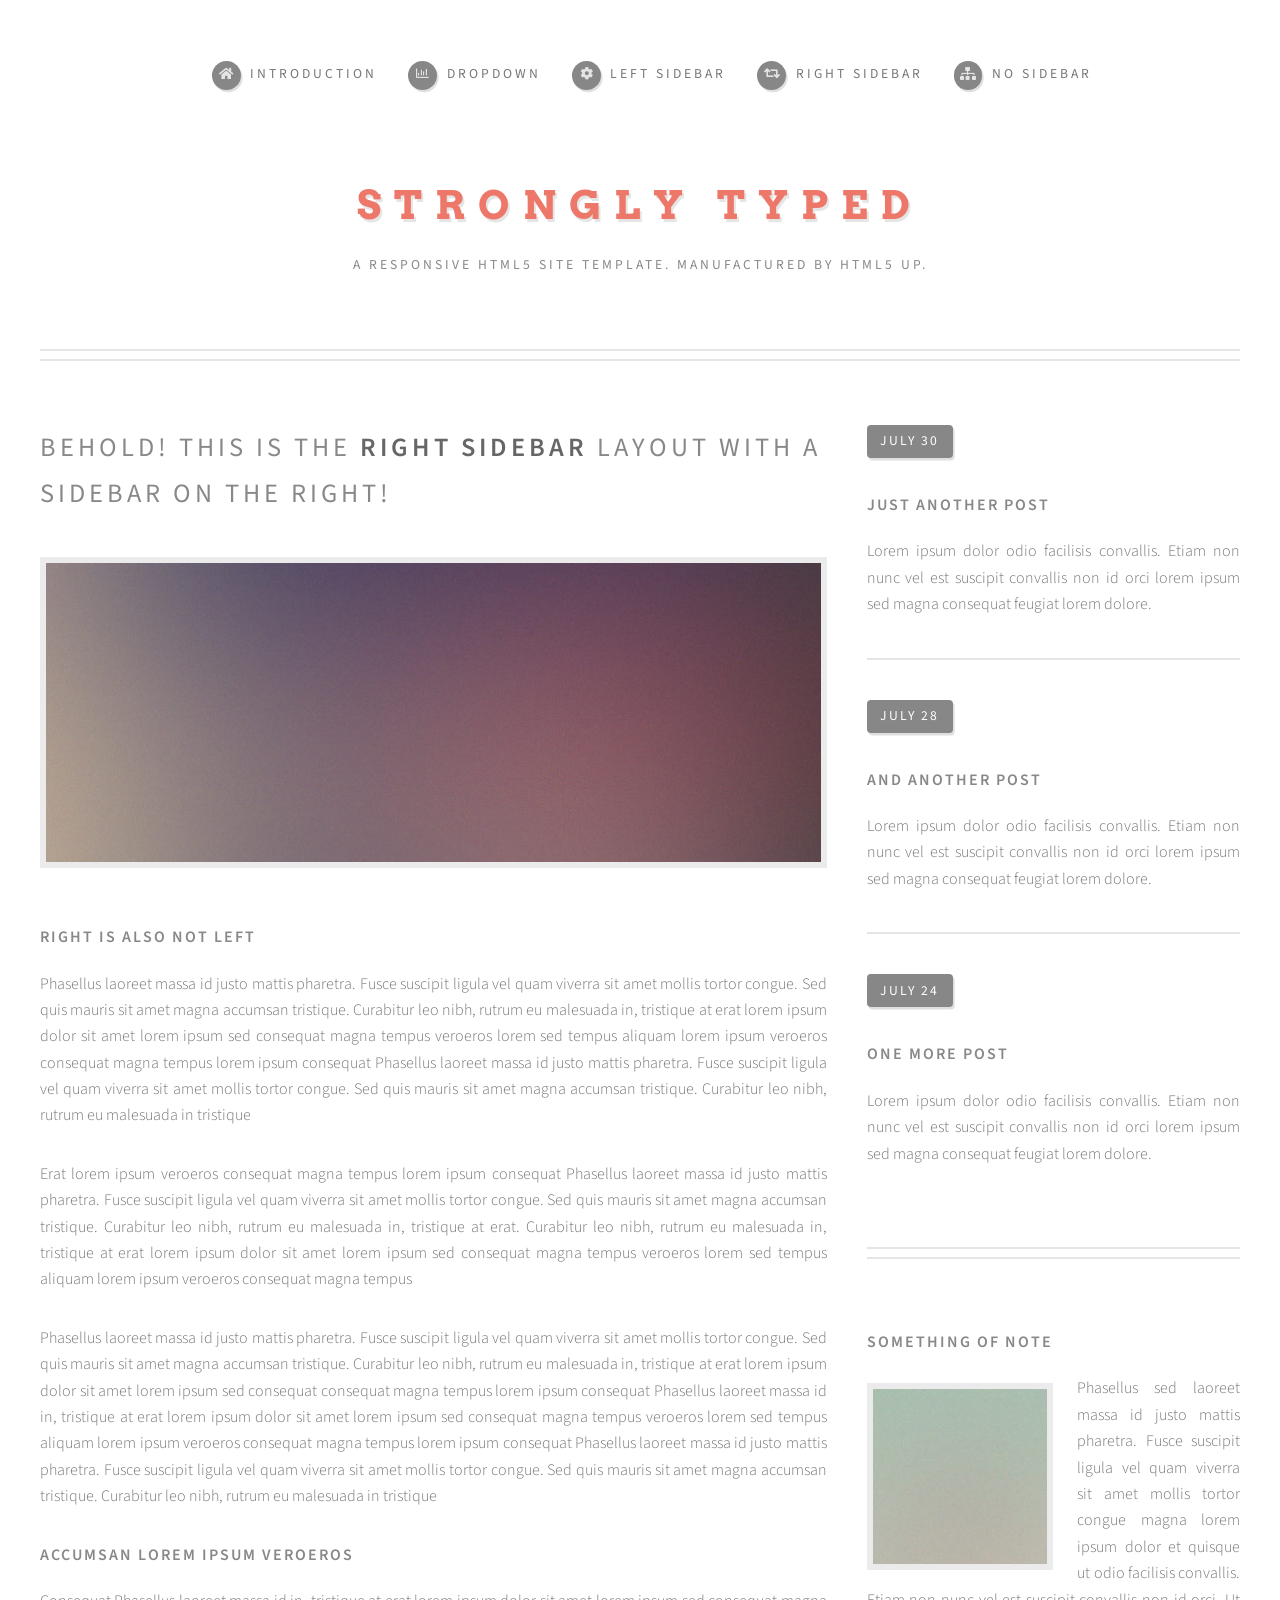
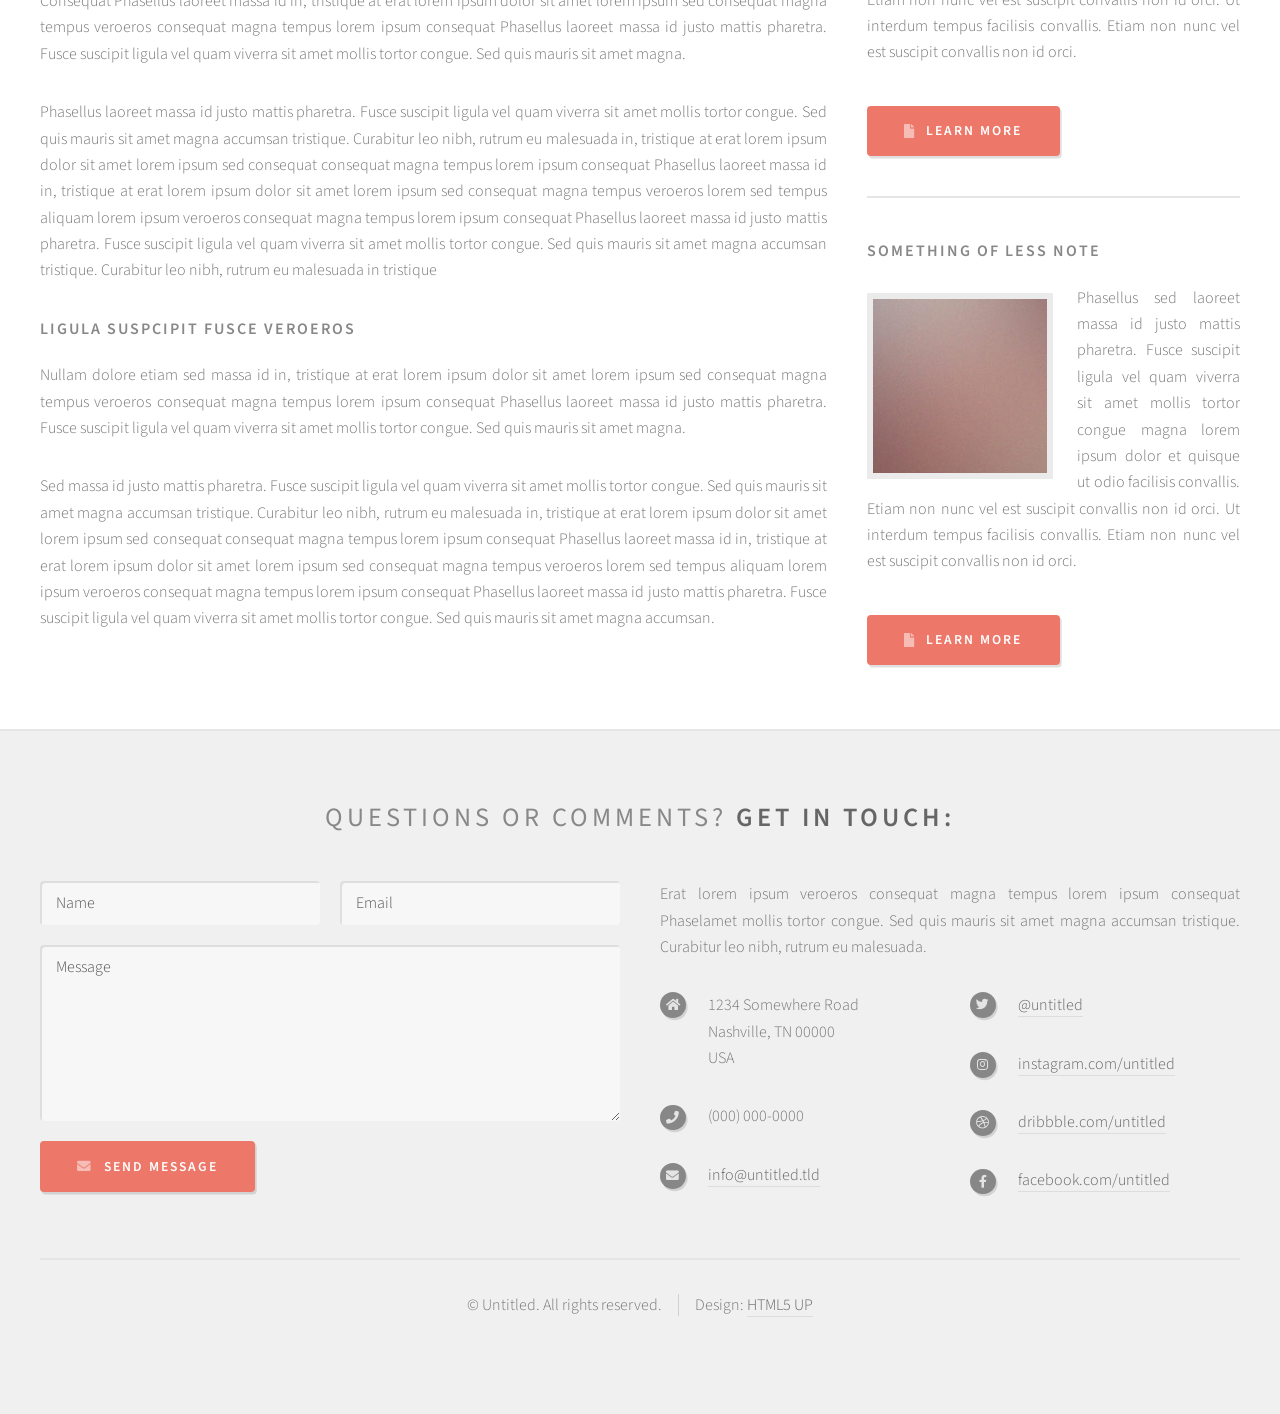
<file: right-sidebar.html>
<!DOCTYPE HTML>
<!--
	Strongly Typed by HTML5 UP
	html5up.net | @ajlkn
	Free for personal and commercial use under the CCA 3.0 license (html5up.net/license)
-->
<html>
	<head>
		<title>Right Sidebar - Strongly Typed by HTML5 UP</title>
		<meta charset="utf-8" />
		<meta name="viewport" content="width=device-width, initial-scale=1, user-scalable=no" />
		<link rel="stylesheet" href="assets/css/main.css" />
	</head>
	<body class="right-sidebar is-preload">
		<div id="page-wrapper">

			<!-- Header -->
				<section id="header">
					<div class="container">

						<!-- Logo -->
							<h1 id="logo"><a href="index.html">Strongly Typed</a></h1>
							<p>A responsive HTML5 site template. Manufactured by HTML5 UP.</p>

						<!-- Nav -->
							<nav id="nav">
								<ul>
									<li><a class="icon solid fa-home" href="index.html"><span>Introduction</span></a></li>
									<li>
										<a href="#" class="icon fa-chart-bar"><span>Dropdown</span></a>
										<ul>
											<li><a href="#">Lorem ipsum dolor</a></li>
											<li><a href="#">Magna phasellus</a></li>
											<li><a href="#">Etiam dolore nisl</a></li>
											<li>
												<a href="#">Phasellus consequat</a>
												<ul>
													<li><a href="#">Magna phasellus</a></li>
													<li><a href="#">Etiam dolore nisl</a></li>
													<li><a href="#">Phasellus consequat</a></li>
												</ul>
											</li>
											<li><a href="#">Veroeros feugiat</a></li>
										</ul>
									</li>
									<li><a class="icon solid fa-cog" href="left-sidebar.html"><span>Left Sidebar</span></a></li>
									<li><a class="icon solid fa-retweet" href="right-sidebar.html"><span>Right Sidebar</span></a></li>
									<li><a class="icon solid fa-sitemap" href="no-sidebar.html"><span>No Sidebar</span></a></li>
								</ul>
							</nav>

					</div>
				</section>

			<!-- Main -->
				<section id="main">
					<div class="container">
						<div class="row">

							<!-- Content -->
								<div id="content" class="col-8 col-12-medium">

									<!-- Post -->
										<article class="box post">
											<header>
												<h2>Behold! This is the <strong>right sidebar</strong> layout<br />
												with a sidebar on the right!</h2>
											</header>
											<span class="image featured"><img src="images/pic04.jpg" alt="" /></span>
											<h3>Right is also not left</h3>
											<p>Phasellus laoreet massa id justo mattis pharetra. Fusce suscipit
											ligula vel quam viverra sit amet mollis tortor congue. Sed quis mauris
											sit amet magna accumsan tristique. Curabitur leo nibh, rutrum eu malesuada
											in, tristique at erat lorem ipsum dolor sit amet lorem ipsum sed consequat
											magna tempus veroeros lorem sed tempus aliquam lorem ipsum veroeros
											consequat magna tempus lorem ipsum consequat Phasellus laoreet massa id
											justo mattis pharetra. Fusce suscipit ligula vel quam viverra sit amet
											mollis tortor congue. Sed quis mauris sit amet magna accumsan tristique.
											Curabitur leo nibh, rutrum eu malesuada in tristique</p>
											<p>Erat lorem ipsum veroeros consequat magna tempus lorem ipsum consequat
											Phasellus laoreet massa id justo mattis pharetra. Fusce suscipit ligula
											vel quam viverra sit amet mollis tortor congue. Sed quis mauris sit amet
											magna accumsan tristique. Curabitur leo nibh, rutrum eu malesuada in,
											tristique at erat. Curabitur leo nibh, rutrum eu malesuada in, tristique
											at erat lorem ipsum dolor sit amet lorem ipsum sed consequat magna
											tempus veroeros lorem sed tempus aliquam lorem ipsum veroeros consequat
											magna tempus</p>
											<p>Phasellus laoreet massa id justo mattis pharetra. Fusce suscipit
											ligula vel quam viverra sit amet mollis tortor congue. Sed quis mauris
											sit amet magna accumsan tristique. Curabitur leo nibh, rutrum eu malesuada
											in, tristique at erat lorem ipsum dolor sit amet lorem ipsum sed consequat
											consequat magna tempus lorem ipsum consequat Phasellus laoreet massa id
											in, tristique at erat lorem ipsum dolor sit amet lorem ipsum sed consequat
											magna tempus veroeros lorem sed tempus aliquam lorem ipsum veroeros
											consequat magna tempus lorem ipsum consequat Phasellus laoreet massa id
											justo mattis pharetra. Fusce suscipit ligula vel quam viverra sit amet
											mollis tortor congue. Sed quis mauris sit amet magna accumsan tristique.
											Curabitur leo nibh, rutrum eu malesuada in tristique</p>
											<h3>Accumsan lorem ipsum veroeros</h3>
											<p>Consequat Phasellus laoreet massa id in, tristique at erat lorem
											ipsum dolor sit amet lorem ipsum sed consequat magna tempus veroeros
											consequat magna tempus lorem ipsum consequat Phasellus laoreet massa id
											justo mattis pharetra. Fusce suscipit ligula vel quam viverra sit amet
											mollis tortor congue. Sed quis mauris sit amet magna.</p>
											<p>Phasellus laoreet massa id justo mattis pharetra. Fusce suscipit
											ligula vel quam viverra sit amet mollis tortor congue. Sed quis mauris
											sit amet magna accumsan tristique. Curabitur leo nibh, rutrum eu malesuada
											in, tristique at erat lorem ipsum dolor sit amet lorem ipsum sed consequat
											consequat magna tempus lorem ipsum consequat Phasellus laoreet massa id
											in, tristique at erat lorem ipsum dolor sit amet lorem ipsum sed consequat
											magna tempus veroeros lorem sed tempus aliquam lorem ipsum veroeros
											consequat magna tempus lorem ipsum consequat Phasellus laoreet massa id
											justo mattis pharetra. Fusce suscipit ligula vel quam viverra sit amet
											mollis tortor congue. Sed quis mauris sit amet magna accumsan tristique.
											Curabitur leo nibh, rutrum eu malesuada in tristique</p>
											<h3>Ligula suspcipit fusce veroeros</h3>
											<p>Nullam dolore etiam sed massa id in, tristique at erat lorem
											ipsum dolor sit amet lorem ipsum sed consequat magna tempus veroeros
											consequat magna tempus lorem ipsum consequat Phasellus laoreet massa id
											justo mattis pharetra. Fusce suscipit ligula vel quam viverra sit amet
											mollis tortor congue. Sed quis mauris sit amet magna.</p>
											<p>Sed massa id justo mattis pharetra. Fusce suscipit
											ligula vel quam viverra sit amet mollis tortor congue. Sed quis mauris
											sit amet magna accumsan tristique. Curabitur leo nibh, rutrum eu malesuada
											in, tristique at erat lorem ipsum dolor sit amet lorem ipsum sed consequat
											consequat magna tempus lorem ipsum consequat Phasellus laoreet massa id
											in, tristique at erat lorem ipsum dolor sit amet lorem ipsum sed consequat
											magna tempus veroeros lorem sed tempus aliquam lorem ipsum veroeros
											consequat magna tempus lorem ipsum consequat Phasellus laoreet massa id
											justo mattis pharetra. Fusce suscipit ligula vel quam viverra sit amet
											mollis tortor congue. Sed quis mauris sit amet magna accumsan.</p>
										</article>

								</div>

							<!-- Sidebar -->
								<div id="sidebar" class="col-4 col-12-medium">

									<!-- Excerpts -->
										<section>
											<ul class="divided">
												<li>

													<!-- Excerpt -->
														<article class="box excerpt">
															<header>
																<span class="date">July 30</span>
																<h3><a href="#">Just another post</a></h3>
															</header>
															<p>Lorem ipsum dolor odio facilisis convallis. Etiam non nunc vel est
															suscipit convallis non id orci lorem ipsum sed magna consequat feugiat lorem dolore.</p>
														</article>

												</li>
												<li>

													<!-- Excerpt -->
														<article class="box excerpt">
															<header>
																<span class="date">July 28</span>
																<h3><a href="#">And another post</a></h3>
															</header>
															<p>Lorem ipsum dolor odio facilisis convallis. Etiam non nunc vel est
															suscipit convallis non id orci lorem ipsum sed magna consequat feugiat lorem dolore.</p>
														</article>

												</li>
												<li>

													<!-- Excerpt -->
														<article class="box excerpt">
															<header>
																<span class="date">July 24</span>
																<h3><a href="#">One more post</a></h3>
															</header>
															<p>Lorem ipsum dolor odio facilisis convallis. Etiam non nunc vel est
															suscipit convallis non id orci lorem ipsum sed magna consequat feugiat lorem dolore.</p>
														</article>

												</li>
											</ul>
										</section>

									<!-- Highlights -->
										<section>
											<ul class="divided">
												<li>

													<!-- Highlight -->
														<article class="box highlight">
															<header>
																<h3><a href="#">Something of note</a></h3>
															</header>
															<a href="#" class="image left"><img src="images/pic06.jpg" alt="" /></a>
															<p>Phasellus sed laoreet massa id justo mattis pharetra. Fusce suscipit ligula vel quam
															viverra sit amet mollis tortor congue magna lorem ipsum dolor et quisque ut odio facilisis
															convallis. Etiam non nunc vel est suscipit convallis non id orci. Ut interdum tempus
															facilisis convallis. Etiam non nunc vel est suscipit convallis non id orci.</p>
															<ul class="actions">
																<li><a href="#" class="button icon solid fa-file">Learn More</a></li>
															</ul>
														</article>

												</li>
												<li>

													<!-- Highlight -->
														<article class="box highlight">
															<header>
																<h3><a href="#">Something of less note</a></h3>
															</header>
															<a href="#" class="image left"><img src="images/pic07.jpg" alt="" /></a>
															<p>Phasellus sed laoreet massa id justo mattis pharetra. Fusce suscipit ligula vel quam
															viverra sit amet mollis tortor congue magna lorem ipsum dolor et quisque ut odio facilisis
															convallis. Etiam non nunc vel est suscipit convallis non id orci. Ut interdum tempus
															facilisis convallis. Etiam non nunc vel est suscipit convallis non id orci.</p>
															<ul class="actions">
																<li><a href="#" class="button icon solid fa-file">Learn More</a></li>
															</ul>
														</article>

												</li>
											</ul>
										</section>

								</div>

						</div>
					</div>
				</section>

			<!-- Footer -->
				<section id="footer">
					<div class="container">
						<header>
							<h2>Questions or comments? <strong>Get in touch:</strong></h2>
						</header>
						<div class="row">
							<div class="col-6 col-12-medium">
								<section>
									<form method="post" action="#">
										<div class="row gtr-50">
											<div class="col-6 col-12-small">
												<input name="name" placeholder="Name" type="text" />
											</div>
											<div class="col-6 col-12-small">
												<input name="email" placeholder="Email" type="text" />
											</div>
											<div class="col-12">
												<textarea name="message" placeholder="Message"></textarea>
											</div>
											<div class="col-12">
												<a href="#" class="form-button-submit button icon solid fa-envelope">Send Message</a>
											</div>
										</div>
									</form>
								</section>
							</div>
							<div class="col-6 col-12-medium">
								<section>
									<p>Erat lorem ipsum veroeros consequat magna tempus lorem ipsum consequat Phaselamet
									mollis tortor congue. Sed quis mauris sit amet magna accumsan tristique. Curabitur
									leo nibh, rutrum eu malesuada.</p>
									<div class="row">
										<div class="col-6 col-12-small">
											<ul class="icons">
												<li class="icon solid fa-home">
													1234 Somewhere Road<br />
													Nashville, TN 00000<br />
													USA
												</li>
												<li class="icon solid fa-phone">
													(000) 000-0000
												</li>
												<li class="icon solid fa-envelope">
													<a href="#">info@untitled.tld</a>
												</li>
											</ul>
										</div>
										<div class="col-6 col-12-small">
											<ul class="icons">
												<li class="icon brands fa-twitter">
													<a href="#">@untitled</a>
												</li>
												<li class="icon brands fa-instagram">
													<a href="#">instagram.com/untitled</a>
												</li>
												<li class="icon brands fa-dribbble">
													<a href="#">dribbble.com/untitled</a>
												</li>
												<li class="icon brands fa-facebook-f">
													<a href="#">facebook.com/untitled</a>
												</li>
											</ul>
										</div>
									</div>
								</section>
							</div>
						</div>
					</div>
					<div id="copyright" class="container">
						<ul class="links">
							<li>&copy; Untitled. All rights reserved.</li><li>Design: <a href="http://html5up.net">HTML5 UP</a></li>
						</ul>
					</div>
				</section>

		</div>

		<!-- Scripts -->
			<script src="assets/js/jquery.min.js"></script>
			<script src="assets/js/jquery.dropotron.min.js"></script>
			<script src="assets/js/browser.min.js"></script>
			<script src="assets/js/breakpoints.min.js"></script>
			<script src="assets/js/util.js"></script>
			<script src="assets/js/main.js"></script>

	</body>
</html>
</file>
<file: assets/css/company.css>
@import url('https://fonts.googleapis.com/css2?family=Noto+Sans+KR:wght@400;500;600;700;800;900&display=swap');
:root{--navy:#071d35;--blue:#087bc1;--cyan:#16b8d4;--mint:#31d4b0;--ink:#172c3f;--pale:#f3f8fb}html{scroll-behavior:smooth}body,input,textarea,select{font-family:'Noto Sans KR',sans-serif;color:var(--ink)}#header{min-height:100vh;padding:0;background:radial-gradient(circle at 78% 45%,rgba(22,184,212,.2),transparent 24%),linear-gradient(115deg,rgba(7,29,53,.96),rgba(5,75,108,.9)),url('../../images/banner.jpg') center/cover;color:#fff}#header>.container{min-height:100vh;padding-top:2.3em}#logo{text-align:left;font-size:2em;letter-spacing:.05em}#logo a{color:#fff;border:0}#logo sub{color:var(--cyan);font-size:.55em}#header>div>p{text-align:left;color:#9bc5d7;letter-spacing:.08em}#nav{top:2.8em}#nav>ul>li>a{color:#d7e9f1}#nav>ul>li>a:before{color:var(--cyan)}.hero-copy{max-width:780px;padding:16vh 0 5em;text-align:left}.eyebrow{color:var(--cyan);font-size:.78em;font-weight:800;letter-spacing:.25em}.hero-copy h2{margin:.45em 0;font-size:3.3em;line-height:1.28;letter-spacing:-.05em;color:white}.hero-copy h2 strong{color:#53e0c6}.hero-copy p{font-size:1.2em;line-height:1.9;color:#c5dce6}.button{background:linear-gradient(100deg,var(--blue),var(--cyan));border:0!important;color:#fff!important;box-shadow:none!important}.company-section{padding:7em 0}.company-section.alt{background:var(--pale)}.section-title{text-align:center;max-width:760px;margin:0 auto 4em}.section-title span{color:var(--blue);font-weight:800;letter-spacing:.22em}.section-title h2{margin:.35em 0;font-size:2.25em;letter-spacing:-.04em}.section-title p{color:#607487}.about-grid{display:grid;grid-template-columns:1fr 1.2fr;gap:6em;align-items:center}.lead{font-size:1.45em;line-height:1.75}.value-list{display:grid;gap:1em}.value-list>div{position:relative;padding:1.4em 1.4em 1.4em 5em;background:var(--pale);border-left:3px solid var(--cyan)}.value-list strong{position:absolute;left:1.4em;top:1.35em;color:var(--blue)}.value-list h3,.value-list p{margin:0}.value-list p{margin-top:.3em}.service-grid{display:grid;grid-template-columns:repeat(3,1fr);gap:1.25em}.service-grid article{position:relative;min-height:280px;padding:2.3em;background:#fff;border:1px solid #dce9ef;transition:.25s}.service-grid article:hover{transform:translateY(-6px);box-shadow:0 18px 45px rgba(13,65,94,.12);border-color:var(--cyan)}.service-grid .icon{display:block;margin-bottom:1.2em;font-size:2em;color:var(--blue)}.service-grid article>span{position:absolute;right:1.4em;top:1.1em;font-size:2.2em;font-weight:900;color:#e4f0f5}.service-grid h3{font-size:1.15em}.service-grid p{font-size:.95em;line-height:1.8}#banner{background:linear-gradient(90deg,rgba(6,26,48,.92),rgba(8,123,193,.78)),url('../../images/banner.jpg') center/cover fixed}.partner-grid{display:grid;grid-template-columns:repeat(3,1fr);gap:1.25em}.partner-grid article{padding:2em;border-top:4px solid var(--blue);background:var(--pale)}.partner-grid b{display:inline-grid;width:50px;height:50px;border-radius:50%;place-items:center;background:var(--navy);color:#fff}.partner-grid h3{margin:1em 0 .5em;font-size:1.1em;text-transform:none}.partner-grid small{color:var(--blue)}.standards{display:flex;flex-wrap:wrap;justify-content:center;gap:.7em;margin-top:2.5em}.standards span{padding:.6em 1.1em;border:1px solid #c6dae4;border-radius:2em;font-size:.8em;font-weight:700;color:#4a6879}#contact{padding:6em 0;background:var(--navy);color:#fff}.contact-box{display:flex;align-items:center;justify-content:space-between;gap:3em}.contact-box h2{margin:.4em 0;color:#fff;font-size:2.25em;line-height:1.4}.contact-box p{color:#aac3d0}#footer{padding:0;background:#041323}#copyright{padding:2.5em 0}#copyright .links li{color:#7e9aaa}@media screen and (max-width:980px){#nav{display:none}.hero-copy h2{font-size:2.7em}.about-grid{grid-template-columns:1fr;gap:3em}.service-grid{grid-template-columns:repeat(2,1fr)}.partner-grid{grid-template-columns:1fr}.contact-box{display:block}.contact-box .button{margin-top:2em}}@media screen and (max-width:736px){#header>.container{padding-top:2em}.hero-copy{padding-top:16vh}.hero-copy h2{font-size:2em}.hero-copy p{font-size:1em}.company-section{padding:4.5em 0}.section-title{margin-bottom:2.5em}.section-title h2{font-size:1.7em}.service-grid{grid-template-columns:1fr}.service-grid article{min-height:auto}.contact-box h2{font-size:1.7em}}
</file>
<file: assets/css/contact.css>
.contact-box {
	display: grid;
	grid-template-columns: minmax(0, .85fr) minmax(420px, 1.15fr);
	align-items: start;
	gap: 5em;
}

.contact-copy { position: sticky; top: 3em; }
.contact-form { padding: 2.2em; background: #fff; border-radius: 6px; box-shadow: 0 20px 55px rgba(0, 0, 0, .18); }
.form-grid { display: grid; grid-template-columns: 1fr 1fr; gap: 1.15em; }
.contact-form .field.full { grid-column: 1 / -1; }
.contact-form label { display: block; margin: 0 0 .45em; color: var(--ink); font-size: .82em; font-weight: 700; }
.contact-form label span { color: #e14b4b; }
.contact-form input,
.contact-form select,
.contact-form textarea { width: 100%; margin: 0; border: 1px solid #cbdbe3; border-radius: 4px; background: #f8fbfc; color: var(--ink); box-shadow: none; }
.contact-form input:focus,
.contact-form select:focus,
.contact-form textarea:focus { border-color: var(--cyan); box-shadow: 0 0 0 2px rgba(22, 184, 212, .15); }
.contact-form textarea { resize: vertical; }
.contact-form .button { width: 100%; margin-top: .3em; }
.contact-form .form-note { margin: .9em 0; color: #728695; font-size: .75em; line-height: 1.6; }
.form-trap { position: absolute !important; left: -9999px !important; width: 1px !important; height: 1px !important; opacity: 0 !important; }

@media screen and (max-width: 980px) {
	.contact-box { display: grid; grid-template-columns: 1fr; gap: 3em; }
	.contact-copy { position: static; }
	.contact-box .button { margin-top: .3em; }
}

@media screen and (max-width: 736px) {
	#contact { padding: 4.5em 0; }
	.contact-form { padding: 1.35em; }
	.form-grid { grid-template-columns: 1fr; }
	.contact-form .field.full { grid-column: auto; }
}
</file>
<file: assets/css/logo.css>
/* ESSI brand header */
#header > .container { padding-top: 1.4em; }

.header-bar {
	display: flex;
	align-items: center;
	gap: 1.35em;
	min-height: 96px;
}

#logo {
	flex: 0 0 92px;
	width: 92px;
	height: 92px;
	margin: 0;
	font-size: 1em;
	letter-spacing: 0;
}

#logo a {
	display: block;
	width: 100%;
	height: 100%;
	overflow: hidden;
	border: 0;
	border-radius: 50%;
	background: transparent;
}

#logo img {
	display: block;
	width: 100%;
	height: 100%;
	object-fit: cover;
	object-position: center 42%;
	transform: scale(1.12);
}

#header .company-tagline {
	flex: 0 1 auto;
	margin: 0;
	color: #9bc5d7;
	font-size: .76em;
	line-height: 1.5;
	letter-spacing: .06em;
	text-align: left;
	text-transform: uppercase;
}

#nav {
	position: static;
	flex: 1 0 auto;
	width: auto;
	margin-left: auto;
	text-align: right;
}

#nav > ul > li {
	padding-right: 1.15em;
}

#nav > ul > li:last-child { padding-right: 0; }
#nav > ul > li > a > span { letter-spacing: .08em; }

@media screen and (max-width: 1280px) {
	.header-bar { gap: 1em; }
	#logo { flex-basis: 78px; width: 78px; height: 78px; }
	#header .company-tagline { max-width: 250px; font-size: .68em; }
	#nav > ul > li { padding-right: .65em; }
	#nav > ul > li > a:before { margin-right: .4em; }
}

@media screen and (max-width: 980px) {
	.header-bar { min-height: 78px; padding-left: 3em; }
	#logo { flex-basis: 72px; width: 72px; height: 72px; }
	#header .company-tagline { max-width: none; }
}

@media screen and (max-width: 736px) {
	#header > .container { padding-top: 1em; }
	.header-bar { gap: .8em; min-height: 64px; padding-left: 2.6em; }
	#logo { flex-basis: 60px; width: 60px; height: 60px; }
	#header .company-tagline { font-size: .58em; line-height: 1.45; }
}
</file>
<file: assets/css/alignment.css>
/* Keep every number, heading and paragraph on a shared layout baseline. */
.value-list > div {
	display: grid;
	grid-template-columns: 3.5rem minmax(0, 1fr);
	grid-template-rows: auto auto;
	column-gap: 1.25rem;
	align-items: start;
	min-height: 7.25rem;
	padding: 1.45rem 1.6rem;
}

.value-list strong {
	position: static;
	grid-column: 1;
	grid-row: 1 / span 2;
	display: flex;
	align-items: center;
	justify-content: center;
	width: 3.5rem;
	height: 3.5rem;
	margin: 0;
	border-radius: 50%;
	background: var(--blue);
	color: #fff;
	font-size: .9rem;
	line-height: 1;
}

.value-list h3 {
	grid-column: 2;
	grid-row: 1;
	align-self: end;
	line-height: 1.35;
}

.value-list p {
	grid-column: 2;
	grid-row: 2;
	margin: .4rem 0 0;
	line-height: 1.7;
}

.service-grid {
	align-items: stretch;
}

.service-grid article {
	display: grid;
	grid-template-columns: 3.5rem minmax(0, 1fr) 2.5rem;
	grid-template-rows: 3.5rem auto 1fr;
	column-gap: 1rem;
	align-content: start;
	min-height: 25rem;
	padding: 2rem;
}

.service-grid article > span {
	position: static;
	grid-column: 1;
	grid-row: 1;
	display: flex;
	align-items: center;
	justify-content: center;
	width: 3.5rem;
	height: 3.5rem;
	border-radius: 50%;
	background: var(--navy);
	color: #fff;
	font-size: .9rem;
	line-height: 1;
}

.service-grid .icon {
	grid-column: 3;
	grid-row: 1;
	align-self: center;
	justify-self: end;
	margin: 0;
	font-size: 1.65rem;
	line-height: 1;
}

.service-grid h3 {
	grid-column: 1 / -1;
	grid-row: 2;
	min-height: 3.25rem;
	margin: 1.25rem 0 .75rem;
	line-height: 1.45;
}

.service-grid p {
	grid-column: 1 / -1;
	grid-row: 3;
	margin: 0;
	line-height: 1.8;
}

@media screen and (max-width: 736px) {
	.value-list > div {
		grid-template-columns: 3rem minmax(0, 1fr);
		column-gap: 1rem;
		min-height: 6.75rem;
		padding: 1.25rem;
	}

	.value-list strong,
	.service-grid article > span {
		width: 3rem;
		height: 3rem;
	}

	.service-grid article {
		grid-template-columns: 3rem minmax(0, 1fr) 2.25rem;
		grid-template-rows: 3rem auto auto;
		min-height: 0;
		padding: 1.5rem;
	}

	.service-grid h3 {
		min-height: 0;
	}
}
</file>
<file: assets/css/main.css>
@import url("fontawesome-all.min.css");
@import url("https://fonts.googleapis.com/css?family=Source+Sans+Pro:300,400,600|Arvo:700");

/*
	Strongly Typed by HTML5 UP
	html5up.net | @ajlkn
	Free for personal and commercial use under the CCA 3.0 license (html5up.net/license)
*/

html, body, div, span, applet, object,
iframe, h1, h2, h3, h4, h5, h6, p, blockquote,
pre, a, abbr, acronym, address, big, cite,
code, del, dfn, em, img, ins, kbd, q, s, samp,
small, strike, strong, sub, sup, tt, var, b,
u, i, center, dl, dt, dd, ol, ul, li, fieldset,
form, label, legend, table, caption, tbody,
tfoot, thead, tr, th, td, article, aside,
canvas, details, embed, figure, figcaption,
footer, header, hgroup, menu, nav, output, ruby,
section, summary, time, mark, audio, video {
	margin: 0;
	padding: 0;
	border: 0;
	font-size: 100%;
	font: inherit;
	vertical-align: baseline;}

article, aside, details, figcaption, figure,
footer, header, hgroup, menu, nav, section {
	display: block;}

body {
	line-height: 1;
}

ol, ul {
	list-style: none;
}

blockquote, q {
	quotes: none;
}

	blockquote:before, blockquote:after, q:before, q:after {
		content: '';
		content: none;
	}

table {
	border-collapse: collapse;
	border-spacing: 0;
}

body {
	-webkit-text-size-adjust: none;
}

mark {
	background-color: transparent;
	color: inherit;
}

input::-moz-focus-inner {
	border: 0;
	padding: 0;
}

input, select, textarea {
	-moz-appearance: none;
	-webkit-appearance: none;
	-ms-appearance: none;
	appearance: none;
}

/* Basic */

	html {
		box-sizing: border-box;
	}

	*, *:before, *:after {
		box-sizing: inherit;
	}

	body {
		background: #f0f0f0;
	}

		body.is-preload *, body.is-preload *:before, body.is-preload *:after {
			-moz-animation: none !important;
			-webkit-animation: none !important;
			-ms-animation: none !important;
			animation: none !important;
			-moz-transition: none !important;
			-webkit-transition: none !important;
			-ms-transition: none !important;
			transition: none !important;
		}

	body, input, textarea, select {
		font-family: 'Source Sans Pro';
		font-weight: 300;
		color: #777;
		line-height: 1.65em;
		font-size: 15pt;
	}

	h1, h2, h3, h4, h5, h6 {
		font-weight: 600;
		text-transform: uppercase;
		color: #888;
	}

	h1 a, h2 a, h3 a, h4 a, h5 a, h6 a {
		color: inherit;
		text-decoration: none;
		border: 0;
	}

	h2 {
		font-size: 1.65em;
		font-weight: 400;
		letter-spacing: 4px;
		margin: 0 0 1.5em 0;
		line-height: 1.75em;
	}

	h3 {
		font-size: 1em;
		letter-spacing: 2px;
		margin: 0 0 1.25em 0;
	}

	a {
		-moz-transition: color 0.25s ease-in-out, border-bottom-color 0.25s ease-in-out;
		-webkit-transition: color 0.25s ease-in-out, border-bottom-color 0.25s ease-in-out;
		-ms-transition: color 0.25s ease-in-out, border-bottom-color 0.25s ease-in-out;
		transition: color 0.25s ease-in-out, border-bottom-color 0.25s ease-in-out;
		color: #666;
		text-decoration: none;
		border-bottom: solid 1px #ddd;
	}

		a strong {
			-moz-transition: color 0.25s ease-in-out, border-bottom-color 0.25s ease-in-out;
			-webkit-transition: color 0.25s ease-in-out, border-bottom-color 0.25s ease-in-out;
			-ms-transition: color 0.25s ease-in-out, border-bottom-color 0.25s ease-in-out;
			transition: color 0.25s ease-in-out, border-bottom-color 0.25s ease-in-out;
		}

		a:hover {
			color: #ed786a;
			border-bottom-color: rgba(255, 255, 255, 0);
		}

			a:hover strong {
				color: #ed786a;
			}

	strong, b {
		font-weight: 600;
		color: #666;
	}

	em, i {
		font-style: italic;
	}

	sub {
		position: relative;
		top: 0.5em;
		font-size: 0.8em;
	}

	sup {
		position: relative;
		top: -0.5em;
		font-size: 0.8em;
	}

	hr {
		border: 0;
		border-top: solid 1px #ddd;
	}

	blockquote {
		border-left: solid 0.5em #ddd;
		padding: 1em 0 1em 2em;
		font-style: italic;
	}

	p {
		text-align: justify;
		margin-bottom: 2em;
	}

	ul, ol, dl, table, blockquote {
		margin-bottom: 2em;
	}

	br.clear {
		clear: both;
	}

/* Container */

	.container {
		margin: 0 auto;
		max-width: 100%;
		width: 70em;
	}

		@media screen and (max-width: 1680px) {

			.container {
				width: 68em;
			}

		}

		@media screen and (max-width: 1280px) {

			.container {
				width: calc(100% - 80px);
			}

		}

		@media screen and (max-width: 980px) {

			.container {
				width: calc(100% - 100px);
			}

		}

		@media screen and (max-width: 736px) {

			.container {
				width: calc(100% - 40px);
			}

		}

/* Row */

	.row {
		display: flex;
		flex-wrap: wrap;
		box-sizing: border-box;
		align-items: stretch;
	}

		.row > * {
			box-sizing: border-box;
		}

		.row.gtr-uniform > * > :last-child {
			margin-bottom: 0;
		}

		.row.aln-left {
			justify-content: flex-start;
		}

		.row.aln-center {
			justify-content: center;
		}

		.row.aln-right {
			justify-content: flex-end;
		}

		.row.aln-top {
			align-items: flex-start;
		}

		.row.aln-middle {
			align-items: center;
		}

		.row.aln-bottom {
			align-items: flex-end;
		}

		.row > .imp {
			order: -1;
		}

		.row > .col-1 {
			width: 8.33333%;
		}

		.row > .off-1 {
			margin-left: 8.33333%;
		}

		.row > .col-2 {
			width: 16.66667%;
		}

		.row > .off-2 {
			margin-left: 16.66667%;
		}

		.row > .col-3 {
			width: 25%;
		}

		.row > .off-3 {
			margin-left: 25%;
		}

		.row > .col-4 {
			width: 33.33333%;
		}

		.row > .off-4 {
			margin-left: 33.33333%;
		}

		.row > .col-5 {
			width: 41.66667%;
		}

		.row > .off-5 {
			margin-left: 41.66667%;
		}

		.row > .col-6 {
			width: 50%;
		}

		.row > .off-6 {
			margin-left: 50%;
		}

		.row > .col-7 {
			width: 58.33333%;
		}

		.row > .off-7 {
			margin-left: 58.33333%;
		}

		.row > .col-8 {
			width: 66.66667%;
		}

		.row > .off-8 {
			margin-left: 66.66667%;
		}

		.row > .col-9 {
			width: 75%;
		}

		.row > .off-9 {
			margin-left: 75%;
		}

		.row > .col-10 {
			width: 83.33333%;
		}

		.row > .off-10 {
			margin-left: 83.33333%;
		}

		.row > .col-11 {
			width: 91.66667%;
		}

		.row > .off-11 {
			margin-left: 91.66667%;
		}

		.row > .col-12 {
			width: 100%;
		}

		.row > .off-12 {
			margin-left: 100%;
		}

		.row.gtr-0 {
			margin-top: 0px;
			margin-left: 0px;
		}

			.row.gtr-0 > * {
				padding: 0px 0 0 0px;
			}

			.row.gtr-0.gtr-uniform {
				margin-top: 0px;
			}

				.row.gtr-0.gtr-uniform > * {
					padding-top: 0px;
				}

		.row.gtr-25 {
			margin-top: -12.5px;
			margin-left: -12.5px;
		}

			.row.gtr-25 > * {
				padding: 12.5px 0 0 12.5px;
			}

			.row.gtr-25.gtr-uniform {
				margin-top: -12.5px;
			}

				.row.gtr-25.gtr-uniform > * {
					padding-top: 12.5px;
				}

		.row.gtr-50 {
			margin-top: -25px;
			margin-left: -25px;
		}

			.row.gtr-50 > * {
				padding: 25px 0 0 25px;
			}

			.row.gtr-50.gtr-uniform {
				margin-top: -25px;
			}

				.row.gtr-50.gtr-uniform > * {
					padding-top: 25px;
				}

		.row {
			margin-top: -50px;
			margin-left: -50px;
		}

			.row > * {
				padding: 50px 0 0 50px;
			}

			.row.gtr-uniform {
				margin-top: -50px;
			}

				.row.gtr-uniform > * {
					padding-top: 50px;
				}

		.row.gtr-150 {
			margin-top: -75px;
			margin-left: -75px;
		}

			.row.gtr-150 > * {
				padding: 75px 0 0 75px;
			}

			.row.gtr-150.gtr-uniform {
				margin-top: -75px;
			}

				.row.gtr-150.gtr-uniform > * {
					padding-top: 75px;
				}

		.row.gtr-200 {
			margin-top: -100px;
			margin-left: -100px;
		}

			.row.gtr-200 > * {
				padding: 100px 0 0 100px;
			}

			.row.gtr-200.gtr-uniform {
				margin-top: -100px;
			}

				.row.gtr-200.gtr-uniform > * {
					padding-top: 100px;
				}

		@media screen and (max-width: 1680px) {

			.row {
				display: flex;
				flex-wrap: wrap;
				box-sizing: border-box;
				align-items: stretch;
			}

				.row > * {
					box-sizing: border-box;
				}

				.row.gtr-uniform > * > :last-child {
					margin-bottom: 0;
				}

				.row.aln-left {
					justify-content: flex-start;
				}

				.row.aln-center {
					justify-content: center;
				}

				.row.aln-right {
					justify-content: flex-end;
				}

				.row.aln-top {
					align-items: flex-start;
				}

				.row.aln-middle {
					align-items: center;
				}

				.row.aln-bottom {
					align-items: flex-end;
				}

				.row > .imp-xlarge {
					order: -1;
				}

				.row > .col-1-xlarge {
					width: 8.33333%;
				}

				.row > .off-1-xlarge {
					margin-left: 8.33333%;
				}

				.row > .col-2-xlarge {
					width: 16.66667%;
				}

				.row > .off-2-xlarge {
					margin-left: 16.66667%;
				}

				.row > .col-3-xlarge {
					width: 25%;
				}

				.row > .off-3-xlarge {
					margin-left: 25%;
				}

				.row > .col-4-xlarge {
					width: 33.33333%;
				}

				.row > .off-4-xlarge {
					margin-left: 33.33333%;
				}

				.row > .col-5-xlarge {
					width: 41.66667%;
				}

				.row > .off-5-xlarge {
					margin-left: 41.66667%;
				}

				.row > .col-6-xlarge {
					width: 50%;
				}

				.row > .off-6-xlarge {
					margin-left: 50%;
				}

				.row > .col-7-xlarge {
					width: 58.33333%;
				}

				.row > .off-7-xlarge {
					margin-left: 58.33333%;
				}

				.row > .col-8-xlarge {
					width: 66.66667%;
				}

				.row > .off-8-xlarge {
					margin-left: 66.66667%;
				}

				.row > .col-9-xlarge {
					width: 75%;
				}

				.row > .off-9-xlarge {
					margin-left: 75%;
				}

				.row > .col-10-xlarge {
					width: 83.33333%;
				}

				.row > .off-10-xlarge {
					margin-left: 83.33333%;
				}

				.row > .col-11-xlarge {
					width: 91.66667%;
				}

				.row > .off-11-xlarge {
					margin-left: 91.66667%;
				}

				.row > .col-12-xlarge {
					width: 100%;
				}

				.row > .off-12-xlarge {
					margin-left: 100%;
				}

				.row.gtr-0 {
					margin-top: 0px;
					margin-left: 0px;
				}

					.row.gtr-0 > * {
						padding: 0px 0 0 0px;
					}

					.row.gtr-0.gtr-uniform {
						margin-top: 0px;
					}

						.row.gtr-0.gtr-uniform > * {
							padding-top: 0px;
						}

				.row.gtr-25 {
					margin-top: -12.5px;
					margin-left: -12.5px;
				}

					.row.gtr-25 > * {
						padding: 12.5px 0 0 12.5px;
					}

					.row.gtr-25.gtr-uniform {
						margin-top: -12.5px;
					}

						.row.gtr-25.gtr-uniform > * {
							padding-top: 12.5px;
						}

				.row.gtr-50 {
					margin-top: -25px;
					margin-left: -25px;
				}

					.row.gtr-50 > * {
						padding: 25px 0 0 25px;
					}

					.row.gtr-50.gtr-uniform {
						margin-top: -25px;
					}

						.row.gtr-50.gtr-uniform > * {
							padding-top: 25px;
						}

				.row {
					margin-top: -50px;
					margin-left: -50px;
				}

					.row > * {
						padding: 50px 0 0 50px;
					}

					.row.gtr-uniform {
						margin-top: -50px;
					}

						.row.gtr-uniform > * {
							padding-top: 50px;
						}

				.row.gtr-150 {
					margin-top: -75px;
					margin-left: -75px;
				}

					.row.gtr-150 > * {
						padding: 75px 0 0 75px;
					}

					.row.gtr-150.gtr-uniform {
						margin-top: -75px;
					}

						.row.gtr-150.gtr-uniform > * {
							padding-top: 75px;
						}

				.row.gtr-200 {
					margin-top: -100px;
					margin-left: -100px;
				}

					.row.gtr-200 > * {
						padding: 100px 0 0 100px;
					}

					.row.gtr-200.gtr-uniform {
						margin-top: -100px;
					}

						.row.gtr-200.gtr-uniform > * {
							padding-top: 100px;
						}

		}

		@media screen and (max-width: 1280px) {

			.row {
				display: flex;
				flex-wrap: wrap;
				box-sizing: border-box;
				align-items: stretch;
			}

				.row > * {
					box-sizing: border-box;
				}

				.row.gtr-uniform > * > :last-child {
					margin-bottom: 0;
				}

				.row.aln-left {
					justify-content: flex-start;
				}

				.row.aln-center {
					justify-content: center;
				}

				.row.aln-right {
					justify-content: flex-end;
				}

				.row.aln-top {
					align-items: flex-start;
				}

				.row.aln-middle {
					align-items: center;
				}

				.row.aln-bottom {
					align-items: flex-end;
				}

				.row > .imp-large {
					order: -1;
				}

				.row > .col-1-large {
					width: 8.33333%;
				}

				.row > .off-1-large {
					margin-left: 8.33333%;
				}

				.row > .col-2-large {
					width: 16.66667%;
				}

				.row > .off-2-large {
					margin-left: 16.66667%;
				}

				.row > .col-3-large {
					width: 25%;
				}

				.row > .off-3-large {
					margin-left: 25%;
				}

				.row > .col-4-large {
					width: 33.33333%;
				}

				.row > .off-4-large {
					margin-left: 33.33333%;
				}

				.row > .col-5-large {
					width: 41.66667%;
				}

				.row > .off-5-large {
					margin-left: 41.66667%;
				}

				.row > .col-6-large {
					width: 50%;
				}

				.row > .off-6-large {
					margin-left: 50%;
				}

				.row > .col-7-large {
					width: 58.33333%;
				}

				.row > .off-7-large {
					margin-left: 58.33333%;
				}

				.row > .col-8-large {
					width: 66.66667%;
				}

				.row > .off-8-large {
					margin-left: 66.66667%;
				}

				.row > .col-9-large {
					width: 75%;
				}

				.row > .off-9-large {
					margin-left: 75%;
				}

				.row > .col-10-large {
					width: 83.33333%;
				}

				.row > .off-10-large {
					margin-left: 83.33333%;
				}

				.row > .col-11-large {
					width: 91.66667%;
				}

				.row > .off-11-large {
					margin-left: 91.66667%;
				}

				.row > .col-12-large {
					width: 100%;
				}

				.row > .off-12-large {
					margin-left: 100%;
				}

				.row.gtr-0 {
					margin-top: 0px;
					margin-left: 0px;
				}

					.row.gtr-0 > * {
						padding: 0px 0 0 0px;
					}

					.row.gtr-0.gtr-uniform {
						margin-top: 0px;
					}

						.row.gtr-0.gtr-uniform > * {
							padding-top: 0px;
						}

				.row.gtr-25 {
					margin-top: -10px;
					margin-left: -10px;
				}

					.row.gtr-25 > * {
						padding: 10px 0 0 10px;
					}

					.row.gtr-25.gtr-uniform {
						margin-top: -10px;
					}

						.row.gtr-25.gtr-uniform > * {
							padding-top: 10px;
						}

				.row.gtr-50 {
					margin-top: -20px;
					margin-left: -20px;
				}

					.row.gtr-50 > * {
						padding: 20px 0 0 20px;
					}

					.row.gtr-50.gtr-uniform {
						margin-top: -20px;
					}

						.row.gtr-50.gtr-uniform > * {
							padding-top: 20px;
						}

				.row {
					margin-top: -40px;
					margin-left: -40px;
				}

					.row > * {
						padding: 40px 0 0 40px;
					}

					.row.gtr-uniform {
						margin-top: -40px;
					}

						.row.gtr-uniform > * {
							padding-top: 40px;
						}

				.row.gtr-150 {
					margin-top: -60px;
					margin-left: -60px;
				}

					.row.gtr-150 > * {
						padding: 60px 0 0 60px;
					}

					.row.gtr-150.gtr-uniform {
						margin-top: -60px;
					}

						.row.gtr-150.gtr-uniform > * {
							padding-top: 60px;
						}

				.row.gtr-200 {
					margin-top: -80px;
					margin-left: -80px;
				}

					.row.gtr-200 > * {
						padding: 80px 0 0 80px;
					}

					.row.gtr-200.gtr-uniform {
						margin-top: -80px;
					}

						.row.gtr-200.gtr-uniform > * {
							padding-top: 80px;
						}

		}

		@media screen and (max-width: 980px) {

			.row {
				display: flex;
				flex-wrap: wrap;
				box-sizing: border-box;
				align-items: stretch;
			}

				.row > * {
					box-sizing: border-box;
				}

				.row.gtr-uniform > * > :last-child {
					margin-bottom: 0;
				}

				.row.aln-left {
					justify-content: flex-start;
				}

				.row.aln-center {
					justify-content: center;
				}

				.row.aln-right {
					justify-content: flex-end;
				}

				.row.aln-top {
					align-items: flex-start;
				}

				.row.aln-middle {
					align-items: center;
				}

				.row.aln-bottom {
					align-items: flex-end;
				}

				.row > .imp-medium {
					order: -1;
				}

				.row > .col-1-medium {
					width: 8.33333%;
				}

				.row > .off-1-medium {
					margin-left: 8.33333%;
				}

				.row > .col-2-medium {
					width: 16.66667%;
				}

				.row > .off-2-medium {
					margin-left: 16.66667%;
				}

				.row > .col-3-medium {
					width: 25%;
				}

				.row > .off-3-medium {
					margin-left: 25%;
				}

				.row > .col-4-medium {
					width: 33.33333%;
				}

				.row > .off-4-medium {
					margin-left: 33.33333%;
				}

				.row > .col-5-medium {
					width: 41.66667%;
				}

				.row > .off-5-medium {
					margin-left: 41.66667%;
				}

				.row > .col-6-medium {
					width: 50%;
				}

				.row > .off-6-medium {
					margin-left: 50%;
				}

				.row > .col-7-medium {
					width: 58.33333%;
				}

				.row > .off-7-medium {
					margin-left: 58.33333%;
				}

				.row > .col-8-medium {
					width: 66.66667%;
				}

				.row > .off-8-medium {
					margin-left: 66.66667%;
				}

				.row > .col-9-medium {
					width: 75%;
				}

				.row > .off-9-medium {
					margin-left: 75%;
				}

				.row > .col-10-medium {
					width: 83.33333%;
				}

				.row > .off-10-medium {
					margin-left: 83.33333%;
				}

				.row > .col-11-medium {
					width: 91.66667%;
				}

				.row > .off-11-medium {
					margin-left: 91.66667%;
				}

				.row > .col-12-medium {
					width: 100%;
				}

				.row > .off-12-medium {
					margin-left: 100%;
				}

				.row.gtr-0 {
					margin-top: 0px;
					margin-left: 0px;
				}

					.row.gtr-0 > * {
						padding: 0px 0 0 0px;
					}

					.row.gtr-0.gtr-uniform {
						margin-top: 0px;
					}

						.row.gtr-0.gtr-uniform > * {
							padding-top: 0px;
						}

				.row.gtr-25 {
					margin-top: -12.5px;
					margin-left: -12.5px;
				}

					.row.gtr-25 > * {
						padding: 12.5px 0 0 12.5px;
					}

					.row.gtr-25.gtr-uniform {
						margin-top: -12.5px;
					}

						.row.gtr-25.gtr-uniform > * {
							padding-top: 12.5px;
						}

				.row.gtr-50 {
					margin-top: -25px;
					margin-left: -25px;
				}

					.row.gtr-50 > * {
						padding: 25px 0 0 25px;
					}

					.row.gtr-50.gtr-uniform {
						margin-top: -25px;
					}

						.row.gtr-50.gtr-uniform > * {
							padding-top: 25px;
						}

				.row {
					margin-top: -50px;
					margin-left: -50px;
				}

					.row > * {
						padding: 50px 0 0 50px;
					}

					.row.gtr-uniform {
						margin-top: -50px;
					}

						.row.gtr-uniform > * {
							padding-top: 50px;
						}

				.row.gtr-150 {
					margin-top: -75px;
					margin-left: -75px;
				}

					.row.gtr-150 > * {
						padding: 75px 0 0 75px;
					}

					.row.gtr-150.gtr-uniform {
						margin-top: -75px;
					}

						.row.gtr-150.gtr-uniform > * {
							padding-top: 75px;
						}

				.row.gtr-200 {
					margin-top: -100px;
					margin-left: -100px;
				}

					.row.gtr-200 > * {
						padding: 100px 0 0 100px;
					}

					.row.gtr-200.gtr-uniform {
						margin-top: -100px;
					}

						.row.gtr-200.gtr-uniform > * {
							padding-top: 100px;
						}

		}

		@media screen and (max-width: 736px) {

			.row {
				display: flex;
				flex-wrap: wrap;
				box-sizing: border-box;
				align-items: stretch;
			}

				.row > * {
					box-sizing: border-box;
				}

				.row.gtr-uniform > * > :last-child {
					margin-bottom: 0;
				}

				.row.aln-left {
					justify-content: flex-start;
				}

				.row.aln-center {
					justify-content: center;
				}

				.row.aln-right {
					justify-content: flex-end;
				}

				.row.aln-top {
					align-items: flex-start;
				}

				.row.aln-middle {
					align-items: center;
				}

				.row.aln-bottom {
					align-items: flex-end;
				}

				.row > .imp-small {
					order: -1;
				}

				.row > .col-1-small {
					width: 8.33333%;
				}

				.row > .off-1-small {
					margin-left: 8.33333%;
				}

				.row > .col-2-small {
					width: 16.66667%;
				}

				.row > .off-2-small {
					margin-left: 16.66667%;
				}

				.row > .col-3-small {
					width: 25%;
				}

				.row > .off-3-small {
					margin-left: 25%;
				}

				.row > .col-4-small {
					width: 33.33333%;
				}

				.row > .off-4-small {
					margin-left: 33.33333%;
				}

				.row > .col-5-small {
					width: 41.66667%;
				}

				.row > .off-5-small {
					margin-left: 41.66667%;
				}

				.row > .col-6-small {
					width: 50%;
				}

				.row > .off-6-small {
					margin-left: 50%;
				}

				.row > .col-7-small {
					width: 58.33333%;
				}

				.row > .off-7-small {
					margin-left: 58.33333%;
				}

				.row > .col-8-small {
					width: 66.66667%;
				}

				.row > .off-8-small {
					margin-left: 66.66667%;
				}

				.row > .col-9-small {
					width: 75%;
				}

				.row > .off-9-small {
					margin-left: 75%;
				}

				.row > .col-10-small {
					width: 83.33333%;
				}

				.row > .off-10-small {
					margin-left: 83.33333%;
				}

				.row > .col-11-small {
					width: 91.66667%;
				}

				.row > .off-11-small {
					margin-left: 91.66667%;
				}

				.row > .col-12-small {
					width: 100%;
				}

				.row > .off-12-small {
					margin-left: 100%;
				}

				.row.gtr-0 {
					margin-top: 0px;
					margin-left: 0px;
				}

					.row.gtr-0 > * {
						padding: 0px 0 0 0px;
					}

					.row.gtr-0.gtr-uniform {
						margin-top: 0px;
					}

						.row.gtr-0.gtr-uniform > * {
							padding-top: 0px;
						}

				.row.gtr-25 {
					margin-top: -7.5px;
					margin-left: -7.5px;
				}

					.row.gtr-25 > * {
						padding: 7.5px 0 0 7.5px;
					}

					.row.gtr-25.gtr-uniform {
						margin-top: -7.5px;
					}

						.row.gtr-25.gtr-uniform > * {
							padding-top: 7.5px;
						}

				.row.gtr-50 {
					margin-top: -15px;
					margin-left: -15px;
				}

					.row.gtr-50 > * {
						padding: 15px 0 0 15px;
					}

					.row.gtr-50.gtr-uniform {
						margin-top: -15px;
					}

						.row.gtr-50.gtr-uniform > * {
							padding-top: 15px;
						}

				.row {
					margin-top: -30px;
					margin-left: -30px;
				}

					.row > * {
						padding: 30px 0 0 30px;
					}

					.row.gtr-uniform {
						margin-top: -30px;
					}

						.row.gtr-uniform > * {
							padding-top: 30px;
						}

				.row.gtr-150 {
					margin-top: -45px;
					margin-left: -45px;
				}

					.row.gtr-150 > * {
						padding: 45px 0 0 45px;
					}

					.row.gtr-150.gtr-uniform {
						margin-top: -45px;
					}

						.row.gtr-150.gtr-uniform > * {
							padding-top: 45px;
						}

				.row.gtr-200 {
					margin-top: -60px;
					margin-left: -60px;
				}

					.row.gtr-200 > * {
						padding: 60px 0 0 60px;
					}

					.row.gtr-200.gtr-uniform {
						margin-top: -60px;
					}

						.row.gtr-200.gtr-uniform > * {
							padding-top: 60px;
						}

		}

/* Sections/Article */

	section, article {
		margin-bottom: 3em;
	}

	section > :last-child,
	article > :last-child,
	section:last-child,
	article:last-child {
		margin-bottom: 0;
	}

/* Image */

	.image {
		-moz-transition: opacity 0.25s ease-in-out;
		-webkit-transition: opacity 0.25s ease-in-out;
		-ms-transition: opacity 0.25s ease-in-out;
		transition: opacity 0.25s ease-in-out;
		display: inline-block;
		border: solid 6px #ebebeb !important;
	}

		.image:hover {
			opacity: 0.9;
		}

		.image img {
			display: block;
			width: 100%;
		}

		.image.fit {
			display: block;
			width: 100%;
		}

		.image.featured {
			display: block;
			width: 100%;
			margin: 0 0 3.5em 0;
		}

		.image.left {
			float: left;
			margin: 0 1.5em 1.5em 0;
			position: relative;
			top: 0.5em;
		}

		.image.centered {
			display: block;
			margin: 0 0 2em 0;
		}

			.image.centered img {
				margin: 0 auto;
				width: auto;
			}

/* List */

	ul {
		list-style: disc;
		padding-left: 1em;
	}

		ul li {
			padding-left: 0.5em;
			margin: 0.75em 0 0.75em 0;
		}

			ul li:first-child {
				margin-top: 0;
			}

	ol {
		list-style: decimal;
		padding-left: 1em;
	}

		ol li {
			padding-left: 0.5em;
			margin: 0.75em 0 0.75em 0;
		}

			ol li:first-child {
				margin-top: 0;
			}

/* Links */

	ul.links {
		list-style: none;
		padding-left: 0;
	}

		ul.links li {
			display: inline;
			border-left: solid 1px #d0d0d0;
			padding-left: 1em;
			margin: 0 0 0 1em;
		}

			ul.links li:first-child {
				margin-left: 0;
				padding-left: 0;
				border-left: 0;
			}

/* Actions */

	ul.actions {
		margin-top: 2.5em;
		clear: both;
		list-style: none;
		padding-left: 0;
	}

		ul.actions li {
			padding-left: 0;
			display: inline-block;
			margin: 0 0 0 1em;
		}

			ul.actions li:first-child {
				margin-left: 0;
			}

/* Divided */

	ul.divided {
		list-style: none;
		padding-left: 0;
	}

		ul.divided li {
			border-top: solid 2px #e5e5e5;
			padding-left: 0;
			margin: 2.5em 0 0 0;
			padding: 2.5em 0 0 0;
		}

			ul.divided li:first-child {
				border-top: 0;
				margin-top: 0;
				padding-top: 0;
			}

/* Icons */

	ul.icons {
		list-style: none;
		padding-left: 0;
	}

		ul.icons > li {
			position: relative;
			padding: 2em 0 0 3em;
			margin: 0;
		}

			ul.icons > li:before {
				position: absolute;
				left: 0;
				top: 2.6em;
				display: block;
				font-size: 0.8em;
				background: #878787;
				color: #e4e4e4;
				width: 2em;
				height: 2em;
				border-radius: 2em;
				line-height: 2em;
				text-align: center;
				box-shadow: 0.125em 0.175em 0 0 rgba(0, 0, 0, 0.125);
			}

			ul.icons > li:first-child {
				padding-top: 0;
			}

				ul.icons > li:first-child:before {
					top: 0;
				}

/* Form */

	form label {
		font-weight: 600;
		text-transform: uppercase;
		color: #888;
		display: block;
		margin: 0 0 1em 0;
	}

	form input[type="text"],
	form input[type="email"],
	form input[type="password"],
	form select,
	form textarea {
		-moz-transition: background-color 0.25s ease-in-out;
		-webkit-transition: background-color 0.25s ease-in-out;
		-ms-transition: background-color 0.25s ease-in-out;
		transition: background-color 0.25s ease-in-out;
		-webkit-appearance: none;
		display: block;
		border: 0;
		background: #e8e8e8;
		width: 100%;
		box-shadow: inset 2px 2px 0px 0px rgba(0, 0, 0, 0.1);
		border-radius: 4px;
		line-height: 1.25em;
		padding: 0.75em 1em 0.75em 1em;
	}

		form input[type="text"]:focus,
		form input[type="email"]:focus,
		form input[type="password"]:focus,
		form select:focus,
		form textarea:focus {
			background: #f0f0f0;
		}

	form textarea {
		min-height: 11em;
	}

	form ::-webkit-input-placeholder {
		color: #555 !important;
		line-height: 1.35em;
	}

	form :-moz-placeholder {
		color: #555 !important;
	}

	form ::-moz-placeholder {
		color: #555 !important;
	}

	form :-ms-input-placeholder {
		color: #555 !important;
	}

	form ::-moz-focus-inner {
		border: 0;
	}

/* Table */

	table {
		width: 100%;
	}

		table tbody tr {
			border-top: solid 1px #E5E5E5;
		}

			table tbody tr:first-child {
				border-top: 0;
			}

		table td {
			padding: 0.75em 1em 0.75em 1em;
		}

		table th {
			text-align: left;
			font-weight: bold;
			padding: 0.75em 1em 0.75em 1em;
		}

		table thead {
			background: #878787;
			color: #fff;
			font-weight: 400;
			text-transform: uppercase;
			border: 0;
			box-shadow: 0.125em 0.175em 0 0 rgba(0, 0, 0, 0.125);
			font-size: 0.85em;
			letter-spacing: 2px;
		}

		table tfoot {
			background: #F0F0F0;
			border-top: solid 2px #E5E5E5;
		}

/* Button */

	input[type="button"],
	input[type="submit"],
	input[type="reset"],
	button,
	.button {
		-moz-transition: all 0.25s ease-in-out;
		-webkit-transition: all 0.25s ease-in-out;
		-ms-transition: all 0.25s ease-in-out;
		transition: all 0.25s ease-in-out;
		-webkit-appearance: none;
		position: relative;
		display: inline-block;
		background: #ed786a;
		color: #fff !important;
		text-transform: uppercase;
		border-radius: 4px;
		border: 0;
		outline: 0;
		font-size: 1em;
		box-shadow: 0.125em 0.175em 0 0 rgba(0, 0, 0, 0.125);
		font-weight: 600;
		text-align: center;
		font-size: 0.85em;
		letter-spacing: 2px;
		padding: 0.85em 2.75em 0.85em 2.75em;
	}

		input[type="button"].icon:before,
		input[type="submit"].icon:before,
		input[type="reset"].icon:before,
		button.icon:before,
		.button.icon:before {
			position: relative;
			padding-right: 0.75em;
			opacity: 0.5;
			top: 0.05em;
		}

		input[type="button"]:hover,
		input[type="submit"]:hover,
		input[type="reset"]:hover,
		button:hover,
		.button:hover {
			background: #fd887a;
		}

		input[type="button"]:active,
		input[type="submit"]:active,
		input[type="reset"]:active,
		button:active,
		.button:active {
			background: #ed786a;
		}

		input[type="button"].alt,
		input[type="submit"].alt,
		input[type="reset"].alt,
		button.alt,
		.button.alt {
			background: #878787;
		}

			input[type="button"].alt:hover,
			input[type="submit"].alt:hover,
			input[type="reset"].alt:hover,
			button.alt:hover,
			.button.alt:hover {
				background: #979797;
			}

			input[type="button"].alt:active,
			input[type="submit"].alt:active,
			input[type="reset"].alt:active,
			button.alt:active,
			.button.alt:active {
				background: #878787;
			}

/* Box */

	.no-sidebar .box.post > header {
		text-align: center;
	}

	.box.excerpt .date {
		background: #878787;
		color: #fff;
		font-weight: 400;
		text-transform: uppercase;
		border-radius: 4px;
		border: 0;
		box-shadow: 0.125em 0.175em 0 0 rgba(0, 0, 0, 0.125);
		display: inline-block;
		font-size: 0.85em;
		letter-spacing: 2px;
		padding: 0.25em 1em 0.25em 1em;
		margin: 0 0 2.5em 0;
	}

/* Icons */

	.icon {
		text-decoration: none;
		position: relative;
		text-decoration: none;
	}

		.icon:before {
			-moz-osx-font-smoothing: grayscale;
			-webkit-font-smoothing: antialiased;
			display: inline-block;
			font-style: normal;
			font-variant: normal;
			text-rendering: auto;
			line-height: 1;
			text-transform: none !important;
			font-family: 'Font Awesome 5 Free';
			font-weight: 400;
		}

		.icon:before {
			line-height: inherit;
		}

		.icon > .label {
			display: none;
		}

		.icon.solid:before {
			font-weight: 900;
		}

		.icon.brands:before {
			font-family: 'Font Awesome 5 Brands';
		}

/* Page Wrapper */

	#page-wrapper > section {
		margin-bottom: 0;
	}

/* Header */

	#header {
		position: relative;
		position: relative;
		background: #fff;
		text-align: center;
	}

		#header > .container {
			padding: 14em 0 7em 0;
			border-bottom: solid 2px #e5e5e5;
			box-shadow: inset 0px -8px 0px 0px #fff, inset 0px -10px 0px 0px #e5e5e5;
		}

		#header h1 {
			font-family: 'Arvo';
			font-weight: 700;
			color: #ed786a;
			text-shadow: 0.05em 0.075em 0 rgba(0, 0, 0, 0.1);
			font-size: 3em;
			letter-spacing: 13px;
		}

			#header h1 a {
				border: 0;
			}

		#header p {
			text-transform: uppercase;
			font-weight: 400;
			color: #888;
			margin: 2.5em 0 0 0;
			font-size: 0.85em;
			letter-spacing: 3px;
			text-align: center;
		}

/* Nav */

	#nav {
		position: absolute;
		top: 3em;
		left: 0;
		width: 100%;
		cursor: default;
	}

		#nav > ul > li {
			display: inline-block;
			padding-right: 2em;
		}

			#nav > ul > li:last-child {
				padding-right: 0;
			}

			#nav > ul > li > a {
				border: 0;
				text-decoration: none;
				text-transform: uppercase;
				font-weight: 400;
				color: #777;
				outline: 0;
				display: block;
			}

				#nav > ul > li > a:before {
					display: inline-block;
					background: #878787;
					color: #e4e4e4;
					width: 2.25em;
					font-size: 0.8em;
					height: 2.25em;
					border-radius: 2.25em;
					line-height: 2.1em;
					text-align: center;
					box-shadow: 0.125em 0.175em 0 0 rgba(0, 0, 0, 0.125);
					margin-right: 0.75em;
					-moz-transition: color 0.25s ease-in-out, background 0.25s ease-in-out;
					-webkit-transition: color 0.25s ease-in-out, background 0.25s ease-in-out;
					-o-transition: color 0.25s ease-in-out, background 0.25s ease-in-out;
					-ms-transition: color 0.25s ease-in-out, background 0.25s ease-in-out;
					transition: color 0.25s ease-in-out, background 0.25s ease-in-out;
				}

				#nav > ul > li > a > span {
					-moz-transition: color 0.25s ease-in-out;
					-webkit-transition: color 0.25s ease-in-out;
					-o-transition: color 0.25s ease-in-out;
					-ms-transition: color 0.25s ease-in-out;
					transition: color 0.25s ease-in-out;
					font-size: 0.85em;
					letter-spacing: 3px;
				}

			#nav > ul > li > ul {
				display: none;
			}

			#nav > ul > li.active > a:before,
			#nav > ul > li:hover > a:before {
				background: #ED786A;
				color: #fff;
			}

			#nav > ul > li.active > a > span,
			#nav > ul > li:hover > a > span {
				color: #ED786A;
			}

	.dropotron {
		text-align: left;
		border: solid 1px #e5e5e5;
		border-radius: 4px;
		background: #fff;
		background: rgba(255, 255, 255, 0.965);
		box-shadow: 0px 2px 2px 0px rgba(0, 0, 0, 0.1);
		padding: 0.75em 0 0.5em 0;
		min-width: 12em;
		margin-top: calc(-0.5em + 1px);
		margin-left: -2px;
		list-style: none;
	}

		.dropotron.level-0 {
			margin-top: 1.5em;
			margin-left: -1em;
		}

			.dropotron.level-0:after {
				content: '';
				display: block;
				position: absolute;
				left: 1.25em;
				top: calc(-0.75em + 1px);
				border-left: solid 0.75em rgba(255, 255, 255, 0);
				border-right: solid 0.75em rgba(255, 255, 255, 0);
				border-bottom: solid 0.75em #fff;
			}

			.dropotron.level-0:before {
				content: '';
				display: block;
				position: absolute;
				left: 1.25em;
				top: -0.75em;
				border-left: solid 0.75em rgba(255, 255, 255, 0);
				border-right: solid 0.75em rgba(255, 255, 255, 0);
				border-bottom: solid 0.75em #ccc;
			}

		.dropotron span, .dropotron a {
			display: block;
			padding: 0.3em 1em 0.3em 1em;
			border: 0;
			border-top: solid 1px #f0f0f0;
			outline: 0;
		}

		.dropotron li {
			padding-left: 0;
			margin: 0;
		}

			.dropotron li:first-child > span, .dropotron li:first-child > a {
				border-top: 0;
				padding-top: 0;
			}

			.dropotron li:hover > span, .dropotron li:hover > a {
				-moz-transition: color 0.25s ease-in-out, border-bottom-color 0.25s ease-in-out;
				-webkit-transition: color 0.25s ease-in-out, border-bottom-color 0.25s ease-in-out;
				-ms-transition: color 0.25s ease-in-out, border-bottom-color 0.25s ease-in-out;
				transition: color 0.25s ease-in-out, border-bottom-color 0.25s ease-in-out;
				color: #ed786a;
			}

/* Features */

	#features {
		position: relative;
		overflow: hidden;
		background: #fff;
		text-align: center;
		padding: 6em 0;
	}

		#features p {
			text-align: center;
		}

		#features ul.actions {
			margin-top: 1.25em;
		}

/* Banner */

	#banner {
		position: relative;
		overflow: hidden;
		background: #fff;
		color: #fff;
		text-align: center;
		border-top: solid 2px #e5e5e5;
		border-bottom: solid 2px #e5e5e5;
		box-shadow: inset 0px -8px 0px 0px #fff, inset 0px 8px 0px 0px #fff;
		position: relative;
		text-transform: uppercase;
		background: url("../../images/banner.jpg");
		background-size: cover;
		padding: 10em 0;
	}

		#banner p {
			font-weight: 400;
			font-size: 2em;
			line-height: 1.5em;
			letter-spacing: 4px;
			text-align: center;
			margin: 0;
		}

		#banner strong {
			color: inherit;
		}

		#banner > .container {
			position: relative;
		}

			#banner > .container:before, #banner > .container:after {
				content: '';
				display: block;
				position: absolute;
				top: 50%;
				width: 35px;
				height: 141px;
				margin-top: -70px;
				background: url("images/bracket.svg");
				opacity: 0.15;
			}

			#banner > .container:before {
				left: 0;
			}

			#banner > .container:after {
				-moz-transform: scaleX(-1);
				-webkit-transform: scaleX(-1);
				-ms-transform: scaleX(-1);
				transform: scaleX(-1);
				right: 0;
			}

/* Main */

	#main {
		position: relative;
		overflow: hidden;
		background: #fff;
		padding: 6em 0;
	}

/* Content */

	#content > section,
	#content > article {
		border-top: solid 2px #e5e5e5;
		box-shadow: inset 0px 8px 0px 0px #fff, inset 0px 10px 0px 0px #e5e5e5;
		margin: 5em 0 0 0;
		padding: 5em 0 0 0;
	}

		#content > section:first-child,
		#content > article:first-child {
			border-top: 0;
			box-shadow: none;
			margin: 0;
			padding: 0;
		}

/* Sidebar */

	#sidebar > section,
	#sidebar > article {
		border-top: solid 2px #e5e5e5;
		box-shadow: inset 0px 8px 0px 0px #fff, inset 0px 10px 0px 0px #e5e5e5;
		margin: 5em 0 0 0;
		padding: 5em 0 0 0;
	}

		#sidebar > section:first-child,
		#sidebar > article:first-child {
			border-top: 0;
			box-shadow: none;
			margin: 0;
			padding: 0;
		}

/* Footer */

	#footer {
		position: relative;
		overflow: hidden;
		border-top: solid 2px #e5e5e5;
		background: #f0f0f0;
		padding: 6em 0 8em 0;
	}

		#footer form input[type="text"],
		#footer form input[type="email"],
		#footer form input[type="password"],
		#footer form select,
		#footer form textarea {
			background: #f7f7f7;
		}

			#footer form input[type="text"]:focus,
			#footer form input[type="email"]:focus,
			#footer form input[type="password"]:focus,
			#footer form select:focus,
			#footer form textarea:focus {
				background: #fff;
			}

		#footer h2 {
			text-align: center;
		}

/* Copyright */

	#copyright {
		border-top: solid 2px #e5e5e5;
		text-align: center;
		margin-top: 6em;
		padding-top: 4em;
	}

/* XLarge */

	@media screen and (max-width: 1680px) {

		/* Basic */

			body, input, textarea, select {
				font-size: 13pt;
			}

	}

/* Large */

	@media screen and (max-width: 1280px) {

		/* Basic */

			body, input, textarea, select {
				font-size: 12pt;
			}

			h2 br, h3 br, h4 br, h5 br, h6 br {
				display: none;
			}

		/* Image */

			.image.left {
				max-width: 50%;
			}

			.image.right {
				max-width: 50%;
			}

		/* Header */

			#header > .container {
				padding: 12em 0 5em 0;
			}

			#header h1 {
				font-size: 2.5em;
			}

		/* Nav */

			#nav > ul > li {
				padding-right: 1.25em;
			}

		/* Features */

			#features {
				padding: 4em 0;
			}

		/* Banner */

			#banner {
				padding: 8em 0;
			}

				#banner > .container {
					padding: 0 4em;
				}

					#banner > .container br {
						display: none;
					}

		/* Main */

			#main {
				padding: 4em 0;
			}

		/* Footer */

			#footer {
				padding: 4em 0;
			}

		/* Copyright */

			#copyright {
				margin-top: 2em;
				padding-top: 2em;
			}

	}

/* Medium */

	#navPanel, #titleBar {
		display: none;
	}

	@media screen and (max-width: 980px) {

		/* Basic */

			html, body {
				overflow-x: hidden;
			}

		/* Header */

			#header > .container {
				padding: 10em 0 7em 0;
			}

		/* Nav */

			#nav {
				display: none;
			}

		/* Nav */

			#page-wrapper {
				-moz-backface-visibility: hidden;
				-webkit-backface-visibility: hidden;
				-ms-backface-visibility: hidden;
				backface-visibility: hidden;
				-moz-transition: -moz-transform 0.5s ease;
				-webkit-transition: -webkit-transform 0.5s ease;
				-ms-transition: -ms-transform 0.5s ease;
				transition: transform 0.5s ease;
				padding-bottom: 1px;
			}

			#titleBar {
				-moz-backface-visibility: hidden;
				-webkit-backface-visibility: hidden;
				-ms-backface-visibility: hidden;
				backface-visibility: hidden;
				-moz-transition: -moz-transform 0.5s ease;
				-webkit-transition: -webkit-transform 0.5s ease;
				-ms-transition: -ms-transform 0.5s ease;
				transition: transform 0.5s ease;
				display: block;
				height: 44px;
				left: 0;
				position: fixed;
				top: 0;
				width: 100%;
				z-index: 10001;
			}

				#titleBar .toggle {
					text-decoration: none;
					position: absolute;
					left: 0;
					top: 0;
					width: 80px;
					height: 60px;
					border: 0;
				}

					#titleBar .toggle:before {
						-moz-osx-font-smoothing: grayscale;
						-webkit-font-smoothing: antialiased;
						display: inline-block;
						font-style: normal;
						font-variant: normal;
						text-rendering: auto;
						line-height: 1;
						text-transform: none !important;
						font-family: 'Font Awesome 5 Free';
						font-weight: 900;
					}

					#titleBar .toggle:before {
						display: inline-block;
						text-decoration: none;
						content: '\f0c9';
						display: block;
						width: 60px;
						height: 40px;
						background: rgba(232, 232, 232, 0.9);
						border-radius: 4px;
						position: absolute;
						left: 5px;
						top: 5px;
						box-shadow: 0.125em 0.125em 0 0 rgba(0, 0, 0, 0.15);
						text-align: center;
						line-height: 40px;
						font-size: 18px;
						color: #aaa;
					}

					#titleBar .toggle:active:before {
						opacity: 0.5;
					}

			#navPanel {
				-moz-backface-visibility: hidden;
				-webkit-backface-visibility: hidden;
				-ms-backface-visibility: hidden;
				backface-visibility: hidden;
				-moz-transform: translateX(-275px);
				-webkit-transform: translateX(-275px);
				-ms-transform: translateX(-275px);
				transform: translateX(-275px);
				-moz-transition: -moz-transform 0.5s ease;
				-webkit-transition: -webkit-transform 0.5s ease;
				-ms-transition: -ms-transform 0.5s ease;
				transition: transform 0.5s ease;
				display: block;
				height: 100%;
				left: 0;
				overflow-y: auto;
				position: fixed;
				top: 0;
				width: 275px;
				z-index: 10002;
				background: #444;
				border-right: solid 2px #3c3c3c;
				font-weight: 400;
				text-transform: uppercase;
				color: #888;
				letter-spacing: 2px;
				font-size: 0.85em;
			}

				#navPanel .link {
					display: block;
					color: #ddd;
					text-decoration: none;
					height: 44px;
					line-height: 44px;
					border: 0;
					border-top: solid 1px #3c3c3c;
					padding: 0 1em 0 1em;
				}

					#navPanel .link:first-child {
						border-top: 0;
					}

					#navPanel .link.depth-0 {
						font-weight: 600;
						color: #fff;
					}

				#navPanel .indent-1 {
					display: inline-block;
					width: 1em;
				}

				#navPanel .indent-2 {
					display: inline-block;
					width: 2em;
				}

				#navPanel .indent-3 {
					display: inline-block;
					width: 3em;
				}

				#navPanel .indent-4 {
					display: inline-block;
					width: 4em;
				}

				#navPanel .indent-5 {
					display: inline-block;
					width: 5em;
				}

				#navPanel .depth-0 {
					color: #fff;
				}

			body.navPanel-visible #page-wrapper {
				-moz-transform: translateX(275px);
				-webkit-transform: translateX(275px);
				-ms-transform: translateX(275px);
				transform: translateX(275px);
			}

			body.navPanel-visible #titleBar {
				-moz-transform: translateX(275px);
				-webkit-transform: translateX(275px);
				-ms-transform: translateX(275px);
				transform: translateX(275px);
			}

			body.navPanel-visible #navPanel {
				-moz-transform: translateX(0);
				-webkit-transform: translateX(0);
				-ms-transform: translateX(0);
				transform: translateX(0);
			}

		/* Sidebar */

			#sidebar {
				padding-top: 6em;
			}

	}

/* Small */

	@media screen and (max-width: 736px) {

		/* Basic */

			body, input, textarea, select {
				font-size: 11pt;
			}

			h2, h3, h4, h5, h6 {
				font-size: 1.2em;
				letter-spacing: 2px;
				text-align: center;
				margin: 0 0 1em 0;
			}

				h2 br, h3 br, h4 br, h5 br, h6 br {
					display: none;
				}

		/* Image */

			.image.featured {
				margin: 0 0 1.5em 0;
			}

			.image.left {
				max-width: 35%;
			}

			.image.right {
				max-width: 35%;
			}

		/* Button */

			input[type="button"],
			input[type="submit"],
			input[type="reset"],
			button,
			.button {
				letter-spacing: 2px;
				display: block;
				padding: 1em 0 1em 0;
				width: 100%;
			}

		/* Actions */

			ul.actions li {
				display: block;
				margin: 1em 0 0 0;
			}

				ul.actions li:first-child {
					margin-top: 0;
				}

		/* Box */

			.box.excerpt header {
				text-align: center;
			}

		/* Header */

			#header > .container {
				padding: 6em 0 4em 0;
			}

			#header h1 {
				font-size: 2em;
				letter-spacing: 8px;
				line-height: 1.325em;
			}

			#header p {
				margin: 1.25em 0 0 0;
				letter-spacing: 2px;
			}

		/* Banner */

			#banner {
				padding: 5em 0;
			}

				#banner > .container {
					padding: 0;
				}

					#banner > .container:before, #banner > .container:after {
						display: none;
					}

				#banner p {
					font-size: 1.25em;
				}

		/* Features */

			#features {
				padding: 2em 0;
			}

				#features ul.actions {
					margin-top: 0;
				}

		/* Main */

			#main {
				padding: 2em 0;
			}

		/* Content */

			#content > section,
			#content > article {
				margin: 3em 0 0 0;
				padding: 3em 0 0 0;
			}

		/* Sidebar */

			#sidebar {
				padding-top: 3em;
			}

				#sidebar > section,
				#sidebar > article {
					margin: 3em 0 0 0;
					padding: 3em 0 0 0;
				}

		/* Footer */

			#footer {
				padding: 2em 0;
			}

				#footer ul.icons {
					margin-bottom: 0;
				}

		/* Copyright */

			#copyright .links {
				margin-bottom: 0;
			}

				#copyright .links li {
					display: block;
					padding-left: 0;
					margin-left: 0;
					border-left: 0;
				}

	}
</file>
